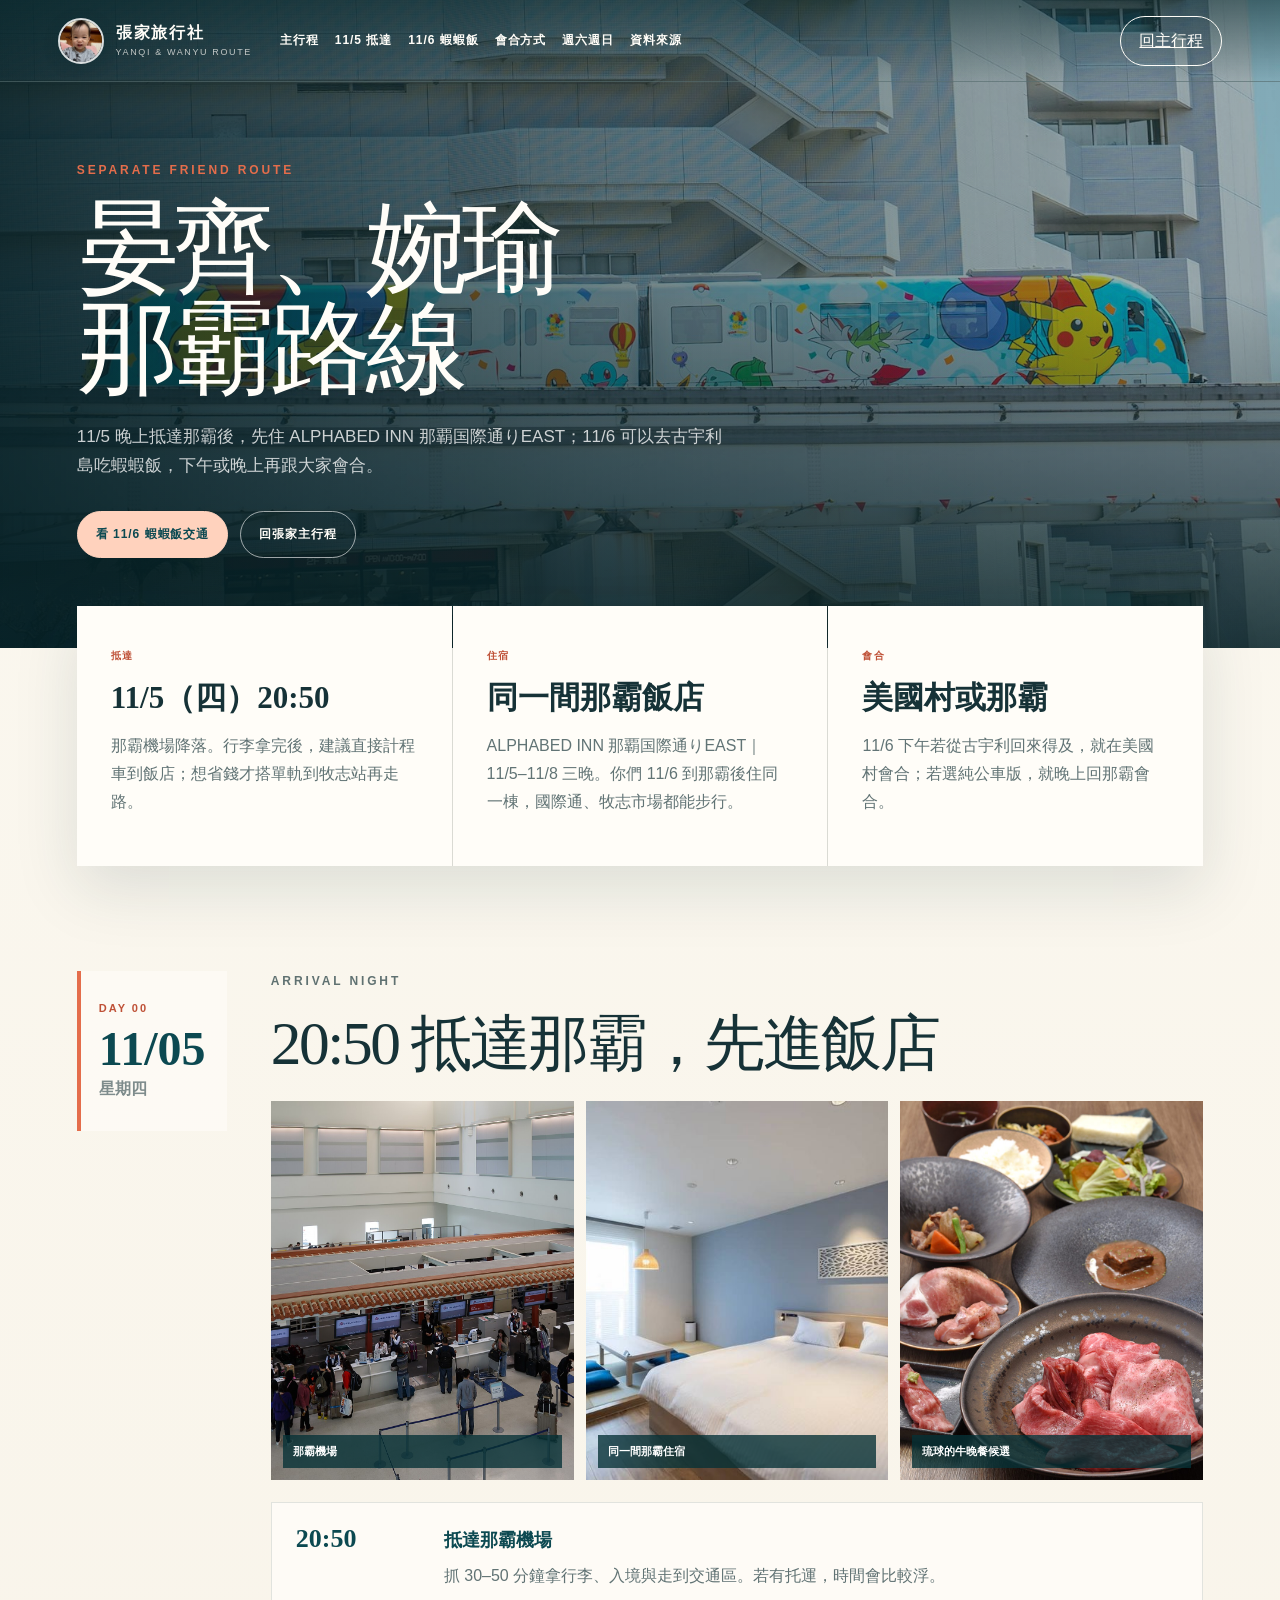
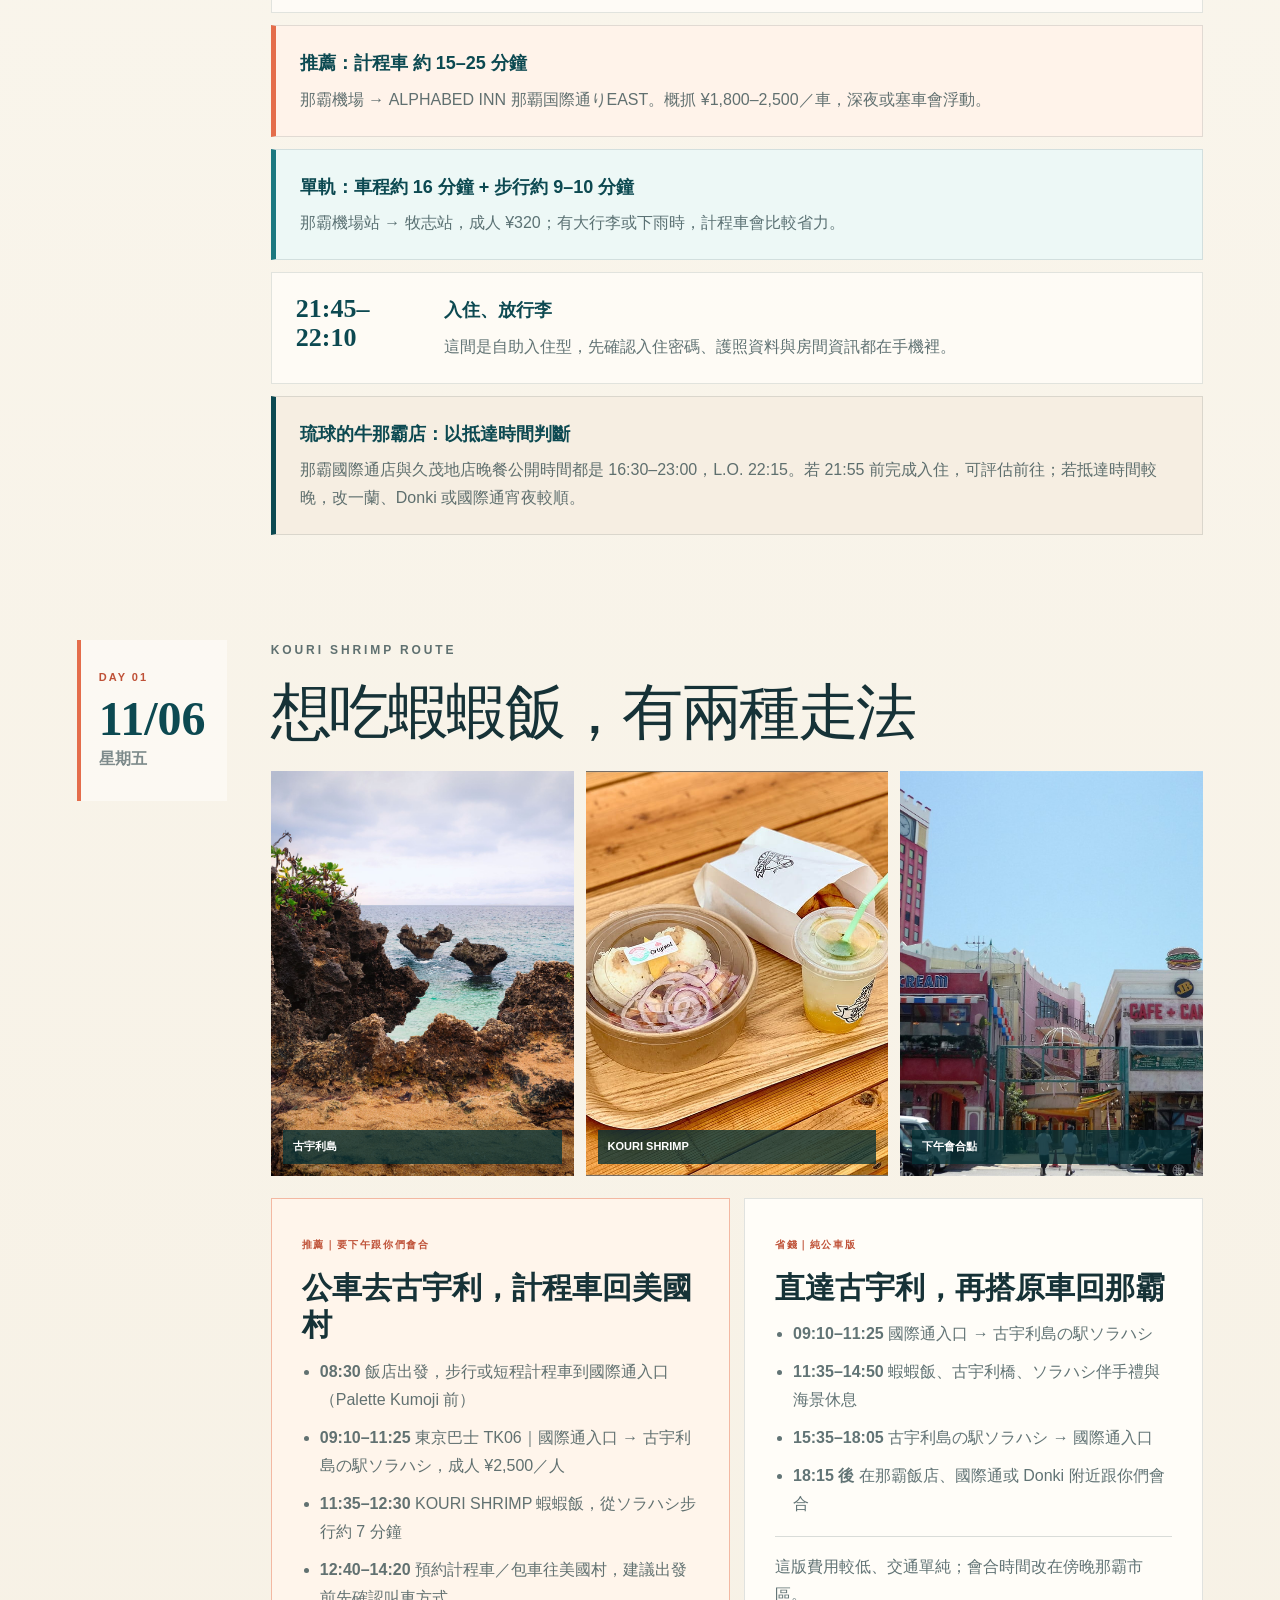
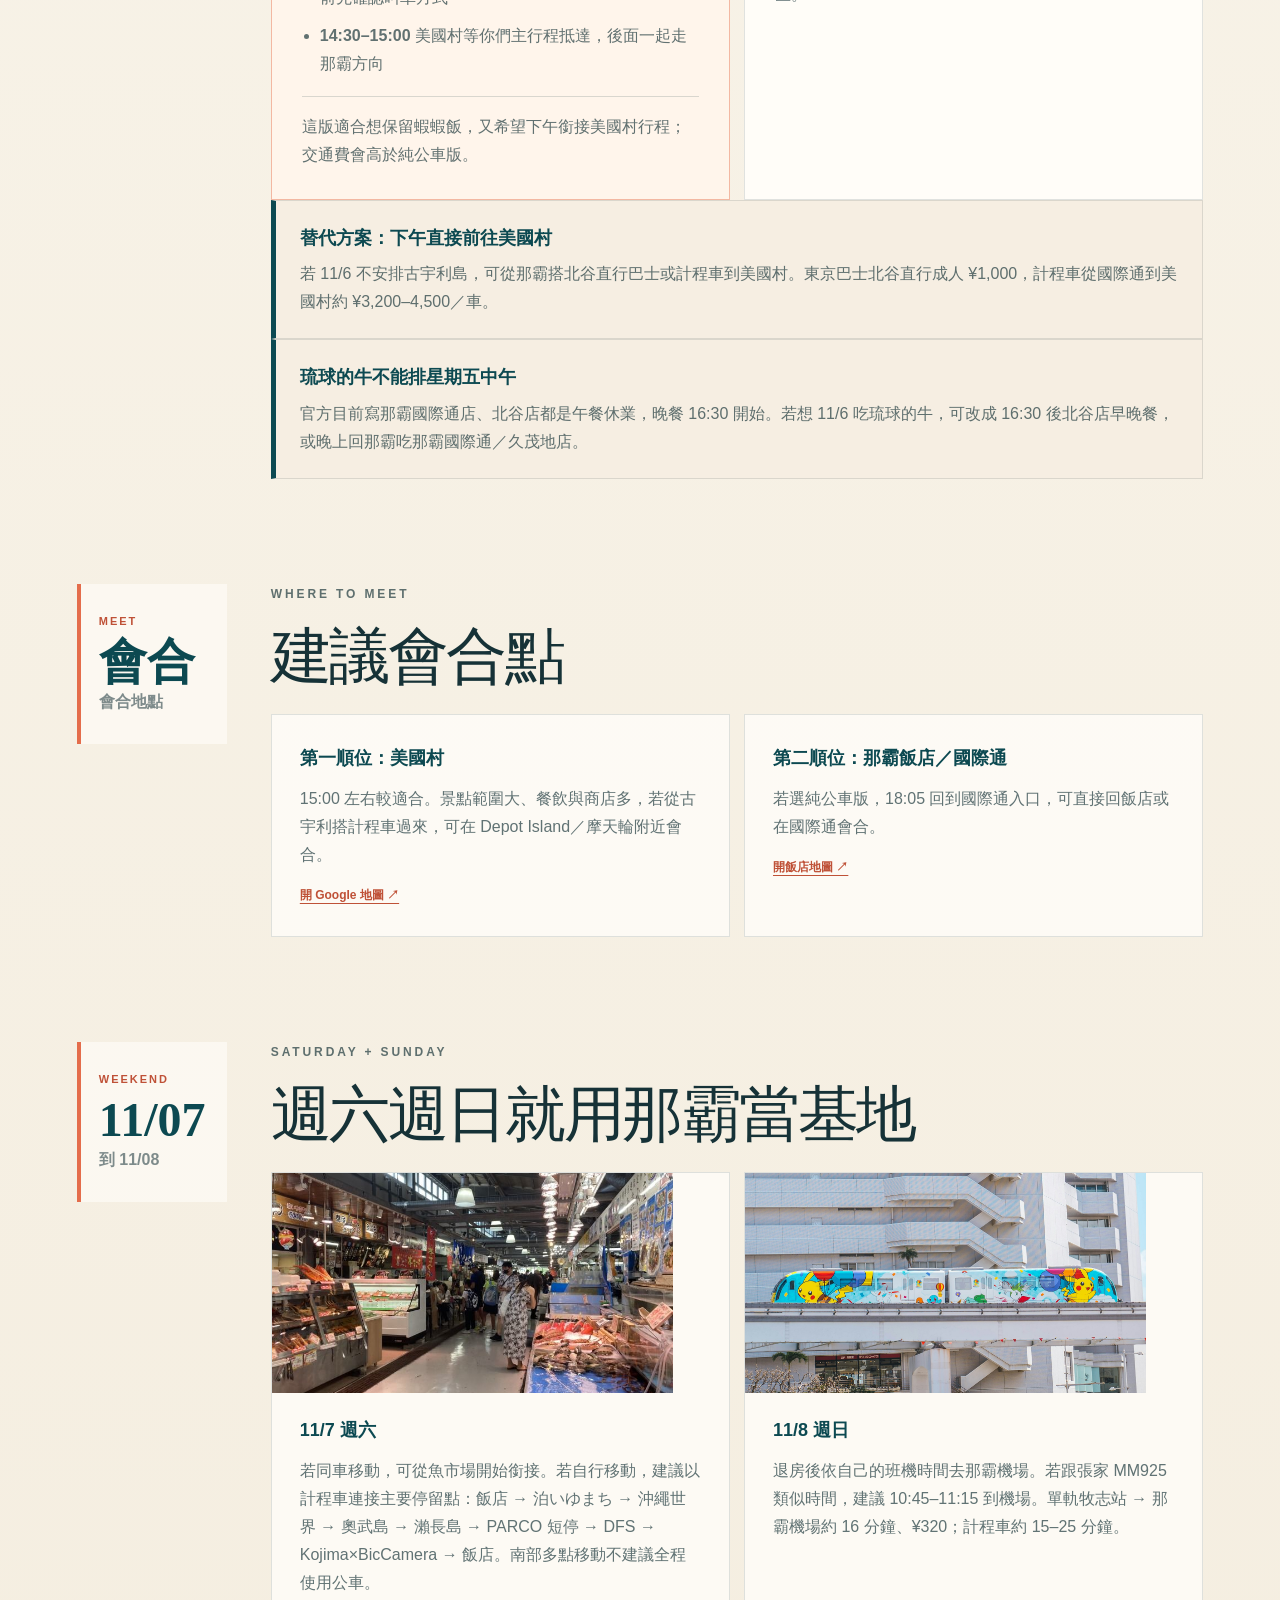
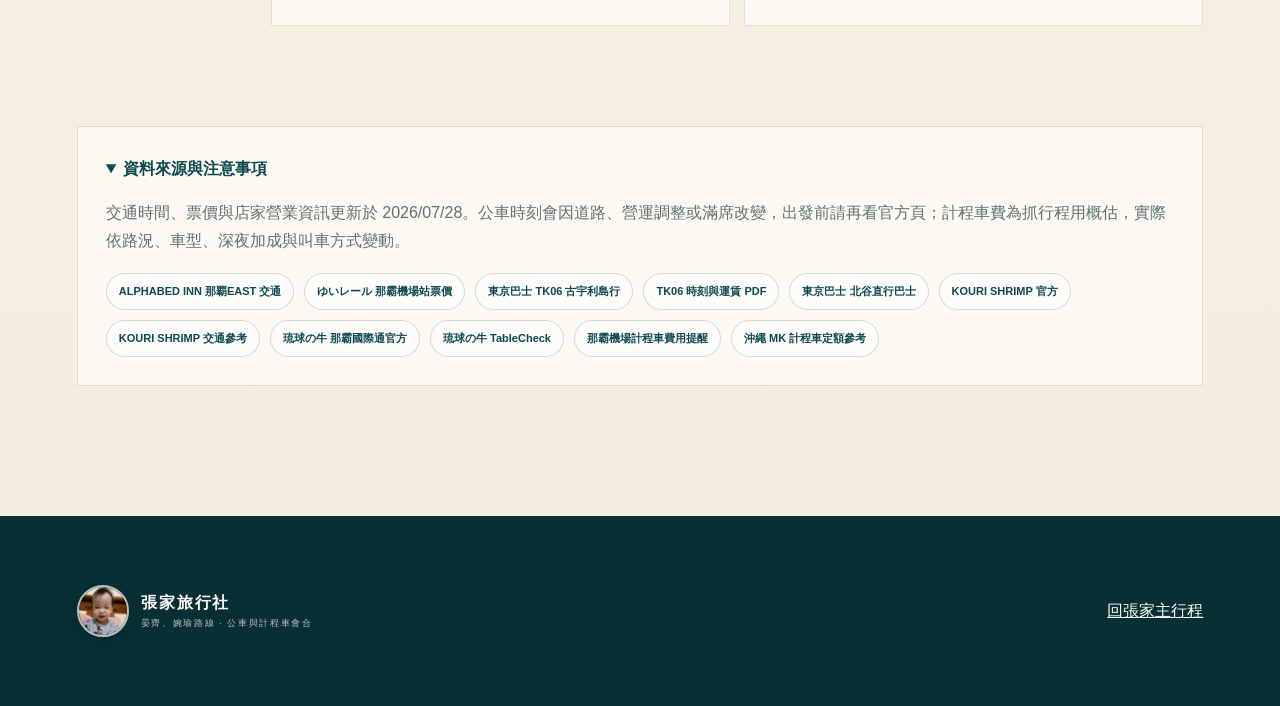
<file: friends.html>
<!doctype html>
<html lang="zh-Hant">
<head>
  <meta charset="utf-8">
  <meta name="viewport" content="width=device-width, initial-scale=1">
  <meta name="description" content="晏齊、婉瑜 2026 沖繩路線：11/5 晚到那霸，住 ALPHABED INN 那覇国際通りEAST，整理公車、單軌與計程車會合路線。">
  <meta name="theme-color" content="#0c4951">
  <title>晏齊、婉瑜沖繩路線｜張家旅行社</title>
  <link rel="stylesheet" href="styles.css?v=20260728-friends-1">
</head>
<body class="friend-page">
  <header class="site-header friend-header">
    <a class="brand" href="index.html#top" aria-label="回到張家旅行社主行程">
      <img class="brand-avatar" src="assets/chang-avatar.jpg?v=20260612-2" alt="張家旅行社大頭貼">
      <span>
        <strong>張家旅行社</strong>
        <small>YANQI & WANYU ROUTE</small>
      </span>
    </a>
    <nav id="desktopNav" aria-label="朋友路線導覽">
      <a href="index.html#itinerary">主行程</a>
      <a href="#arrival">11/5 抵達</a>
      <a href="#kouri">11/6 蝦蝦飯</a>
      <a href="#join">會合方式</a>
      <a href="#sat-sun">週六週日</a>
      <a href="#friend-sources">資料來源</a>
    </nav>
    <a class="print-button" href="index.html#itinerary">回主行程</a>
    <button class="menu-button" id="menuButton" type="button" aria-expanded="false" aria-controls="mobileNav">
      <span></span><span></span><span></span><b>選單</b>
    </button>
  </header>

  <div class="mobile-nav-backdrop" id="mobileNavBackdrop" hidden></div>
  <nav class="mobile-nav" id="mobileNav" aria-label="朋友路線手機導覽" aria-hidden="true">
    <div class="mobile-nav-head">
      <span>晏齊、婉瑜路線</span>
      <button id="closeMenuButton" type="button" aria-label="關閉選單">×</button>
    </div>
    <p class="mobile-nav-section-title">他們看這頁</p>
    <a href="#arrival"><b>01</b><span>11/5 抵達那霸<small>機場到飯店、晚餐時間判斷</small></span></a>
    <a href="#kouri"><b>02</b><span>11/6 蝦蝦飯路線<small>公車省錢版與計程車會合版</small></span></a>
    <a href="#join"><b>03</b><span>跟主行程會合<small>美國村或那霸國際通</small></span></a>
    <a href="#sat-sun"><b>04</b><span>週六週日<small>那霸同行或自行移動</small></span></a>
    <a href="index.html#itinerary"><b>主</b><span>回張家主行程<small>你們原本的自駕路線</small></span></a>
  </nav>

  <nav class="mobile-quick-nav friend-quick-nav" aria-label="朋友路線快捷導覽">
    <a href="#arrival"><span>5</span>抵達</a>
    <a href="#kouri"><span>蝦</span>蝦飯</a>
    <a href="#join"><span>合</span>會合</a>
    <a href="#sat-sun"><span>日</span>週末</a>
    <button id="quickMenuButton" type="button"><span>☰</span>更多</button>
  </nav>

  <main id="top">
    <section class="friend-hero">
      <img src="assets/naha-monorail.jpg" alt="那霸單軌電車與市區交通">
      <div class="friend-hero-shade"></div>
      <div class="section-wrap friend-hero-content">
        <p class="section-kicker">SEPARATE FRIEND ROUTE</p>
        <h1>晏齊、婉瑜<br>那霸路線</h1>
        <p>11/5 晚上抵達那霸後，先住 ALPHABED INN 那覇国際通りEAST；11/6 可以去古宇利島吃蝦蝦飯，下午或晚上再跟大家會合。</p>
        <div class="friend-hero-actions">
          <a href="#kouri">看 11/6 蝦蝦飯交通</a>
          <a href="index.html#itinerary">回張家主行程</a>
        </div>
      </div>
    </section>

    <section class="friend-overview section-wrap">
      <article>
        <span>抵達</span>
        <h2>11/5（四）20:50</h2>
        <p>那霸機場降落。行李拿完後，建議直接計程車到飯店；想省錢才搭單軌到牧志站再走路。</p>
      </article>
      <article>
        <span>住宿</span>
        <h2>同一間那霸飯店</h2>
        <p>ALPHABED INN 那覇国際通りEAST｜11/5–11/8 三晚。你們 11/6 到那霸後住同一棟，國際通、牧志市場都能步行。</p>
      </article>
      <article>
        <span>會合</span>
        <h2>美國村或那霸</h2>
        <p>11/6 下午若從古宇利回來得及，就在美國村會合；若選純公車版，就晚上回那霸會合。</p>
      </article>
    </section>

    <section class="friend-day section-wrap" id="arrival">
      <div class="friend-day-side">
        <small>DAY 00</small>
        <b>11/05</b>
        <span>星期四</span>
      </div>
      <div class="friend-day-body">
        <p class="section-kicker">ARRIVAL NIGHT</p>
        <h2>20:50 抵達那霸，先進飯店</h2>
        <div class="friend-photo-row">
          <figure><img src="assets/naha-airport.jpg" alt="那霸機場"><figcaption>那霸機場</figcaption></figure>
          <figure><img src="assets/alphabed-inn-east-room.jpg?v=20260618-room-1" alt="ALPHABED INN 那霸房間"><figcaption>同一間那霸住宿</figcaption></figure>
          <figure><img src="assets/ryukyu-beef.jpg" alt="琉球的牛燒肉"><figcaption>琉球的牛晚餐候選</figcaption></figure>
        </div>
        <div class="friend-route-list">
          <div class="friend-step"><time>20:50</time><div><b>抵達那霸機場</b><p>抓 30–50 分鐘拿行李、入境與走到交通區。若有托運，時間會比較浮。</p></div></div>
          <div class="friend-move"><b>推薦：計程車 約 15–25 分鐘</b><p>那霸機場 → ALPHABED INN 那覇国際通りEAST。概抓 ¥1,800–2,500／車，深夜或塞車會浮動。</p></div>
          <div class="friend-move is-soft"><b>單軌：車程約 16 分鐘 + 步行約 9–10 分鐘</b><p>那霸機場站 → 牧志站，成人 ¥320；有大行李或下雨時，計程車會比較省力。</p></div>
          <div class="friend-step"><time>21:45–22:10</time><div><b>入住、放行李</b><p>這間是自助入住型，先確認入住密碼、護照資料與房間資訊都在手機裡。</p></div></div>
          <div class="friend-alert"><b>琉球的牛那霸店：以抵達時間判斷</b><p>那霸國際通店與久茂地店晚餐公開時間都是 16:30–23:00，L.O. 22:15。若 21:55 前完成入住，可評估前往；若抵達時間較晚，改一蘭、Donki 或國際通宵夜較順。</p></div>
        </div>
      </div>
    </section>

    <section class="friend-day section-wrap" id="kouri">
      <div class="friend-day-side">
        <small>DAY 01</small>
        <b>11/06</b>
        <span>星期五</span>
      </div>
      <div class="friend-day-body">
        <p class="section-kicker">KOURI SHRIMP ROUTE</p>
        <h2>想吃蝦蝦飯，有兩種走法</h2>
        <div class="friend-photo-row">
          <figure><img src="assets/kouri-heart.jpg" alt="古宇利島海景"><figcaption>古宇利島</figcaption></figure>
          <figure><img src="assets/kouri-shrimp.jpg" alt="KOURI SHRIMP 蝦蝦飯"><figcaption>KOURI SHRIMP</figcaption></figure>
          <figure><img src="assets/american-village.jpg" alt="美國村"><figcaption>下午會合點</figcaption></figure>
        </div>

        <div class="friend-option-grid">
          <article class="friend-option-card is-recommended">
            <span>推薦｜要下午跟你們會合</span>
            <h3>公車去古宇利，計程車回美國村</h3>
            <ul>
              <li><b>08:30</b> 飯店出發，步行或短程計程車到國際通入口（Palette Kumoji 前）</li>
              <li><b>09:10–11:25</b> 東京巴士 TK06｜國際通入口 → 古宇利島の駅ソラハシ，成人 ¥2,500／人</li>
              <li><b>11:35–12:30</b> KOURI SHRIMP 蝦蝦飯，從ソラハシ步行約 7 分鐘</li>
              <li><b>12:40–14:20</b> 預約計程車／包車往美國村，建議出發前先確認叫車方式</li>
              <li><b>14:30–15:00</b> 美國村等你們主行程抵達，後面一起走那霸方向</li>
            </ul>
            <p>這版適合想保留蝦蝦飯，又希望下午銜接美國村行程；交通費會高於純公車版。</p>
          </article>

          <article class="friend-option-card">
            <span>省錢｜純公車版</span>
            <h3>直達古宇利，再搭原車回那霸</h3>
            <ul>
              <li><b>09:10–11:25</b> 國際通入口 → 古宇利島の駅ソラハシ</li>
              <li><b>11:35–14:50</b> 蝦蝦飯、古宇利橋、ソラハシ伴手禮與海景休息</li>
              <li><b>15:35–18:05</b> 古宇利島の駅ソラハシ → 國際通入口</li>
              <li><b>18:15 後</b> 在那霸飯店、國際通或 Donki 附近跟你們會合</li>
            </ul>
            <p>這版費用較低、交通單純；會合時間改在傍晚那霸市區。</p>
          </article>
        </div>

        <div class="friend-alert">
          <b>替代方案：下午直接前往美國村</b>
          <p>若 11/6 不安排古宇利島，可從那霸搭北谷直行巴士或計程車到美國村。東京巴士北谷直行成人 ¥1,000，計程車從國際通到美國村約 ¥3,200–4,500／車。</p>
        </div>
        <div class="friend-alert">
          <b>琉球的牛不能排星期五中午</b>
          <p>官方目前寫那霸國際通店、北谷店都是午餐休業，晚餐 16:30 開始。若想 11/6 吃琉球的牛，可改成 16:30 後北谷店早晚餐，或晚上回那霸吃那霸國際通／久茂地店。</p>
        </div>
      </div>
    </section>

    <section class="friend-day section-wrap" id="join">
      <div class="friend-day-side">
        <small>MEET</small>
        <b>會合</b>
        <span>會合地點</span>
      </div>
      <div class="friend-day-body">
        <p class="section-kicker">WHERE TO MEET</p>
        <h2>建議會合點</h2>
        <div class="friend-join-grid">
          <article>
            <h3>第一順位：美國村</h3>
            <p>15:00 左右較適合。景點範圍大、餐飲與商店多，若從古宇利搭計程車過來，可在 Depot Island／摩天輪附近會合。</p>
            <a href="https://www.google.com/maps/search/?api=1&query=American%20Village%20Okinawa" target="_blank" rel="noreferrer">開 Google 地圖 ↗</a>
          </article>
          <article>
            <h3>第二順位：那霸飯店／國際通</h3>
            <p>若選純公車版，18:05 回到國際通入口，可直接回飯店或在國際通會合。</p>
            <a href="https://www.google.com/maps/search/?api=1&query=ALPHABED%20INN%20%E9%82%A3%E8%A6%87%E5%9B%BD%E9%9A%9B%E9%80%9A%E3%82%8AEAST" target="_blank" rel="noreferrer">開飯店地圖 ↗</a>
          </article>
        </div>
      </div>
    </section>

    <section class="friend-day section-wrap" id="sat-sun">
      <div class="friend-day-side">
        <small>WEEKEND</small>
        <b>11/07</b>
        <span>到 11/08</span>
      </div>
      <div class="friend-day-body">
        <p class="section-kicker">SATURDAY + SUNDAY</p>
        <h2>週六週日就用那霸當基地</h2>
        <div class="friend-weekend-grid">
          <article>
            <img src="assets/market-fish-2.jpg" alt="泊いゆまち魚市場">
            <h3>11/7 週六</h3>
            <p>若同車移動，可從魚市場開始銜接。若自行移動，建議以計程車連接主要停留點：飯店 → 泊いゆまち → 沖繩世界 → 奧武島 → 瀨長島 → PARCO 短停 → DFS → Kojima×BicCamera → 飯店。南部多點移動不建議全程使用公車。</p>
          </article>
          <article>
            <img src="assets/naha-monorail.jpg" alt="那霸單軌">
            <h3>11/8 週日</h3>
            <p>退房後依自己的班機時間去那霸機場。若跟張家 MM925 類似時間，建議 10:45–11:15 到機場。單軌牧志站 → 那霸機場約 16 分鐘、¥320；計程車約 15–25 分鐘。</p>
          </article>
        </div>
      </div>
    </section>

    <section class="friend-sources section-wrap" id="friend-sources">
      <details open>
        <summary>資料來源與注意事項</summary>
        <p>交通時間、票價與店家營業資訊更新於 2026/07/28。公車時刻會因道路、營運調整或滿席改變，出發前請再看官方頁；計程車費為抓行程用概估，實際依路況、車型、深夜加成與叫車方式變動。</p>
        <div>
          <a href="https://alphabed-inn.jp/naha-east/access" target="_blank" rel="noreferrer">ALPHABED INN 那覇EAST 交通</a>
          <a href="https://www.yui-rail.co.jp/tc/routemap/nahakuko/?t=fare" target="_blank" rel="noreferrer">ゆいレール 那霸機場站票價</a>
          <a href="https://www.tokyobus.jp/okinawa/one-city-bus05/" target="_blank" rel="noreferrer">東京巴士 TK06 古宇利島行</a>
          <a href="https://www.tokyobus.jp/okinawa/wp-content/themes/tokyobus-okinawa/pdf/tk06-timetable2026.pdf" target="_blank" rel="noreferrer">TK06 時刻與運賃 PDF</a>
          <a href="https://www.tokyobus.jp/okinawa/one-city-bus04/" target="_blank" rel="noreferrer">東京巴士 北谷直行巴士</a>
          <a href="https://lovesokinawa.co.jp/" target="_blank" rel="noreferrer">KOURI SHRIMP 官方</a>
          <a href="https://www.gltjp.com/en/directory/item/14833/" target="_blank" rel="noreferrer">KOURI SHRIMP 交通參考</a>
          <a href="https://www.u-shi.net/naha.html" target="_blank" rel="noreferrer">琉球の牛 那霸國際通官方</a>
          <a href="https://www.tablecheck.com/ja/shops/yakiniku-naha/reserve" target="_blank" rel="noreferrer">琉球の牛 TableCheck</a>
          <a href="https://www.naha-airport.co.jp/access/taxi/" target="_blank" rel="noreferrer">那霸機場計程車費用提醒</a>
          <a href="https://www.mk-group.co.jp/okinawa/airport/" target="_blank" rel="noreferrer">沖繩 MK 計程車定額參考</a>
        </div>
      </details>
    </section>
  </main>

  <footer>
    <a class="brand" href="index.html#top">
      <img class="brand-avatar footer-avatar" src="assets/chang-avatar.jpg?v=20260612-2" alt="張家旅行社大頭貼">
      <span><strong>張家旅行社</strong><small>晏齊、婉瑜路線 · 公車與計程車會合</small></span>
    </a>
    <a href="index.html#itinerary">回張家主行程</a>
  </footer>

  <script>
    const header = document.querySelector(".site-header");
    const menuButton = document.querySelector("#menuButton");
    const quickMenuButton = document.querySelector("#quickMenuButton");
    const mobileNav = document.querySelector("#mobileNav");
    const mobileNavBackdrop = document.querySelector("#mobileNavBackdrop");
    const closeMenuButton = document.querySelector("#closeMenuButton");

    function setMobileMenu(isOpen) {
      document.body.classList.toggle("menu-open", isOpen);
      mobileNav.classList.toggle("is-open", isOpen);
      mobileNav.setAttribute("aria-hidden", String(!isOpen));
      menuButton.setAttribute("aria-expanded", String(isOpen));
      mobileNavBackdrop.hidden = !isOpen;
    }

    window.addEventListener("scroll", () => {
      header.classList.toggle("scrolled", window.scrollY > 60);
    }, { passive: true });

    [menuButton, quickMenuButton].forEach(button => button?.addEventListener("click", () => setMobileMenu(true)));
    closeMenuButton?.addEventListener("click", () => setMobileMenu(false));
    mobileNavBackdrop?.addEventListener("click", () => setMobileMenu(false));
    mobileNav?.querySelectorAll("a").forEach(link => link.addEventListener("click", () => setMobileMenu(false)));
  </script>
</body>
</html>
</file>
<file: styles.css>
:root {
  --ink: #163237;
  --deep: #0c4951;
  --sea: #1b7880;
  --aqua: #9dd9d2;
  --sand: #f2eadb;
  --paper: #fbf8f0;
  --white: #fffdf8;
  --coral: #e46d4b;
  --coral-dark: #bf5137;
  --line: rgba(22, 50, 55, 0.16);
  --shadow: 0 22px 60px rgba(20, 54, 58, 0.13);
}

* {
  box-sizing: border-box;
}

[hidden] {
  display: none !important;
}

html {
  scroll-behavior: smooth;
  overflow-x: hidden;
}

body {
  margin: 0;
  overflow-x: hidden;
  color: var(--ink);
  background: var(--paper);
  font-family: "Noto Sans TC", "PingFang TC", "Microsoft JhengHei", sans-serif;
  line-height: 1.75;
}

img {
  display: block;
  max-width: 100%;
}

button,
a {
  font: inherit;
}

a {
  color: inherit;
}

.site-header {
  position: fixed;
  z-index: 20;
  top: 0;
  left: 0;
  width: 100%;
  height: 82px;
  display: flex;
  align-items: center;
  justify-content: space-between;
  gap: 28px;
  padding: 0 4.5vw;
  color: var(--white);
  border-bottom: 1px solid rgba(255,255,255,0.2);
  background: linear-gradient(to bottom, rgba(8, 40, 44, 0.55), transparent);
  transition: background .25s, height .25s, box-shadow .25s;
}

.site-header.scrolled {
  height: 68px;
  color: var(--ink);
  background: rgba(251, 248, 240, 0.96);
  box-shadow: 0 8px 30px rgba(9, 44, 48, .1);
  backdrop-filter: blur(12px);
}

.brand {
  display: inline-flex;
  align-items: center;
  gap: 12px;
  text-decoration: none;
  line-height: 1.15;
}

.brand-mark {
  width: 42px;
  height: 42px;
  display: grid;
  place-items: center;
  color: var(--white);
  background: var(--coral);
  border-radius: 50%;
  font-family: Georgia, serif;
  font-size: 20px;
  font-weight: 700;
}

.brand-avatar {
  width: 46px;
  height: 46px;
  flex: 0 0 46px;
  object-fit: cover;
  object-position: center 30%;
  border: 2px solid rgba(255,255,255,.84);
  border-radius: 50%;
  box-shadow: 0 4px 15px rgba(5, 35, 39, .24);
}

.footer-avatar {
  width: 52px;
  height: 52px;
  flex-basis: 52px;
  border-color: rgba(255,255,255,.7);
}

.site-header.scrolled .brand-avatar {
  border-color: rgba(12, 73, 81, .18);
}

.brand strong,
.brand small {
  display: block;
}

.brand strong {
  letter-spacing: .12em;
}

.brand small {
  margin-top: 5px;
  font-size: 9px;
  letter-spacing: .18em;
  opacity: .72;
}

.site-header nav {
  display: flex;
  align-items: center;
  flex: 1 1 auto;
  gap: 16px;
  min-width: 0;
  margin-left: auto;
  overflow-x: auto;
  scrollbar-width: none;
  white-space: nowrap;
}

.site-header nav::-webkit-scrollbar {
  display: none;
}

.site-header nav a {
  flex: 0 0 auto;
  font-size: 12px;
  font-weight: 700;
  text-decoration: none;
  letter-spacing: .08em;
}

.print-button {
  padding: 10px 18px;
  color: inherit;
  border: 1px solid currentColor;
  border-radius: 999px;
  background: transparent;
  cursor: pointer;
}

.menu-button,
.mobile-nav,
.mobile-nav-backdrop,
.mobile-quick-nav,
.mobile-home-actions {
  display: none;
}

.menu-button {
  width: 52px;
  height: 52px;
  align-items: center;
  justify-content: center;
  flex-direction: column;
  gap: 4px;
  padding: 6px;
  color: inherit;
  border: 1px solid currentColor;
  border-radius: 50%;
  background: transparent;
}

.menu-button span {
  width: 19px;
  height: 1px;
  background: currentColor;
}

.menu-button b {
  margin-top: 1px;
  font-size: 8px;
  letter-spacing: .08em;
}

.hero {
  position: relative;
  min-height: 780px;
  height: 100vh;
  overflow: hidden;
  color: var(--white);
  background: var(--deep);
}

.hero > img {
  width: 100%;
  height: 100%;
  object-fit: cover;
  object-position: center center;
  animation: heroZoom 18s ease-out both;
}

@keyframes heroZoom {
  from { transform: scale(1.04); }
  to { transform: scale(1.13); }
}

.hero-shade {
  position: absolute;
  inset: 0;
  background:
    linear-gradient(90deg, rgba(20, 20, 18, .76) 0%, rgba(18, 27, 27, .35) 47%, rgba(18, 27, 27, .05) 78%),
    linear-gradient(0deg, rgba(9, 31, 33, .55) 0%, transparent 44%);
}

.hero-content {
  position: absolute;
  z-index: 2;
  top: 50%;
  left: 9vw;
  width: min(700px, 82vw);
  transform: translateY(-48%);
}

.eyebrow,
.section-kicker {
  margin: 0 0 18px;
  color: var(--coral);
  font-size: 12px;
  font-weight: 800;
  letter-spacing: .24em;
}

.hero .eyebrow {
  color: #ffd4bd;
}

.hero h1 {
  margin: 0;
  font-family: Georgia, "Noto Serif TC", serif;
  font-size: clamp(70px, 10vw, 150px);
  font-weight: 400;
  line-height: .83;
  letter-spacing: -.06em;
}

.hero h1 em {
  color: #fff1db;
  font-style: normal;
  font-size: .65em;
  letter-spacing: .04em;
}

.hero-lead {
  max-width: 520px;
  margin: 34px 0 30px;
  font-family: "Noto Serif TC", Georgia, serif;
  font-size: 18px;
  letter-spacing: .08em;
}

.flight-card {
  width: min(540px, 100%);
  display: grid;
  grid-template-columns: 1fr 80px 1fr;
  align-items: center;
  padding: 18px 22px;
  border: 1px solid rgba(255,255,255,.35);
  border-radius: 8px;
  background: rgba(6, 49, 54, .42);
  backdrop-filter: blur(10px);
}

.airport-note {
  margin: 12px 0 0;
  color: rgba(255,255,255,.68);
  font-size: 9px;
  font-weight: 700;
  letter-spacing: .18em;
}

.flight-card > div:last-child {
  text-align: right;
}

.flight-card span,
.flight-card strong {
  display: block;
}

.flight-card span {
  font-size: 11px;
  letter-spacing: .16em;
  opacity: .76;
}

.flight-card strong {
  margin-top: 5px;
  font-family: Georgia, serif;
  font-size: 19px;
  letter-spacing: .08em;
}

.flight-card strong b {
  margin-left: 8px;
  color: #ffcfb0;
  font-size: 27px;
  font-weight: 400;
}

.flight-line {
  position: relative;
  height: 1px;
  background: rgba(255,255,255,.48);
}

.flight-line .plane {
  position: absolute;
  top: 50%;
  left: 50%;
  width: 25px;
  height: 25px;
  display: grid;
  place-items: center;
  color: #ffcfb0;
  border: 1px solid rgba(255,255,255,.5);
  border-radius: 50%;
  background: #1e6570;
  transform: translate(-50%, -50%);
}

.hero-meta {
  position: absolute;
  z-index: 2;
  right: 4.5vw;
  bottom: 34px;
  display: flex;
  gap: 28px;
  font-size: 10px;
  font-weight: 700;
  letter-spacing: .2em;
}

.section-wrap {
  width: min(1180px, 88vw);
  margin: 0 auto;
}

.friend-page {
  background: linear-gradient(180deg, #fbf8f0 0%, #f4eddf 100%);
}

.friend-page .site-header {
  color: var(--white);
}

.friend-page .site-header.scrolled {
  color: var(--ink);
}

.friend-hero {
  position: relative;
  min-height: 600px;
  display: grid;
  align-items: end;
  overflow: hidden;
  padding: 160px 0 90px;
  color: var(--white);
  background: var(--deep);
}

.friend-hero > img {
  position: absolute;
  inset: 0;
  width: 100%;
  height: 100%;
  object-fit: cover;
  object-position: center center;
  opacity: .82;
}

.friend-hero-shade {
  position: absolute;
  inset: 0;
  background:
    linear-gradient(90deg, rgba(5, 31, 36, .88), rgba(5, 31, 36, .48) 46%, rgba(5, 31, 36, .18)),
    linear-gradient(0deg, rgba(5, 31, 36, .78), rgba(5, 31, 36, 0) 55%);
}

.friend-hero-content {
  position: relative;
  z-index: 1;
  max-width: 760px;
  margin-left: 6vw;
}

.friend-hero h1 {
  margin: 12px 0 22px;
  font-family: Georgia, "Noto Serif TC", serif;
  font-size: clamp(56px, 8vw, 104px);
  font-weight: 400;
  line-height: .98;
  letter-spacing: -.055em;
}

.friend-hero p:not(.section-kicker) {
  max-width: 660px;
  margin: 0;
  color: rgba(255,255,255,.78);
  font-size: 17px;
}

.friend-hero-actions {
  display: flex;
  flex-wrap: wrap;
  gap: 12px;
  margin-top: 30px;
}

.friend-hero-actions a {
  padding: 12px 18px;
  border: 1px solid rgba(255,255,255,.6);
  border-radius: 999px;
  color: var(--white);
  text-decoration: none;
  font-size: 12px;
  font-weight: 900;
  letter-spacing: .08em;
}

.friend-hero-actions a:first-child {
  color: var(--deep);
  border-color: #ffd2bd;
  background: #ffd2bd;
}

.friend-overview {
  position: relative;
  z-index: 2;
  display: grid;
  grid-template-columns: repeat(3, 1fr);
  gap: 1px;
  margin-top: -42px;
  background: rgba(22,50,55,.14);
  box-shadow: var(--shadow);
}

.friend-overview article {
  min-height: 230px;
  padding: 34px;
  background: var(--white);
}

.friend-overview span,
.friend-option-card > span {
  color: var(--coral-dark);
  font-size: 10px;
  font-weight: 900;
  letter-spacing: .16em;
}

.friend-overview h2 {
  margin: 12px 0 10px;
  font-family: Georgia, "Noto Serif TC", serif;
  font-size: 31px;
  line-height: 1.15;
}

.friend-overview p,
.friend-day p,
.friend-option-card li,
.friend-sources p {
  color: rgba(22,50,55,.68);
}

.friend-day {
  display: grid;
  grid-template-columns: 150px 1fr;
  gap: 44px;
  padding-top: 105px;
}

.friend-day-side {
  position: sticky;
  top: 104px;
  align-self: start;
  padding: 28px 18px;
  color: var(--deep);
  border-left: 4px solid var(--coral);
  background: rgba(255,253,248,.68);
}

.friend-day-side small,
.friend-day-side b,
.friend-day-side span {
  display: block;
}

.friend-day-side small {
  color: var(--coral-dark);
  font-size: 11px;
  font-weight: 900;
  letter-spacing: .18em;
}

.friend-day-side b {
  margin: 7px 0 2px;
  font-family: Georgia, serif;
  font-size: 48px;
  line-height: 1;
}

.friend-day-side span {
  color: rgba(22,50,55,.55);
  font-weight: 700;
}

.friend-day-body {
  min-width: 0;
}

.friend-day-body h2 {
  margin: 0 0 24px;
  font-family: Georgia, "Noto Serif TC", serif;
  font-size: clamp(36px, 4.8vw, 64px);
  font-weight: 400;
  line-height: 1.1;
  letter-spacing: -.04em;
}

.friend-photo-row {
  display: grid;
  grid-template-columns: repeat(3, 1fr);
  gap: 12px;
  margin-bottom: 22px;
}

.friend-photo-row figure {
  position: relative;
  min-height: 210px;
  margin: 0;
  overflow: hidden;
  background: var(--deep);
}

.friend-photo-row img {
  width: 100%;
  height: 100%;
  object-fit: cover;
}

.friend-photo-row figcaption {
  position: absolute;
  right: 12px;
  bottom: 12px;
  left: 12px;
  padding: 7px 10px;
  color: white;
  background: rgba(6, 49, 54, .78);
  font-size: 11px;
  font-weight: 900;
}

.friend-route-list {
  display: grid;
  gap: 12px;
}

.friend-step,
.friend-move,
.friend-alert {
  padding: 22px 24px;
  border: 1px solid rgba(22,50,55,.12);
  background: rgba(255,253,248,.84);
}

.friend-step {
  display: grid;
  grid-template-columns: 128px 1fr;
  gap: 20px;
}

.friend-step time {
  color: var(--deep);
  font-family: Georgia, serif;
  font-size: 26px;
  font-weight: 700;
  line-height: 1.1;
}

.friend-step b,
.friend-move b,
.friend-alert b,
.friend-join-grid h3,
.friend-weekend-grid h3 {
  color: var(--deep);
  font-size: 18px;
}

.friend-step p,
.friend-move p,
.friend-alert p {
  margin: 6px 0 0;
}

.friend-move {
  border-left: 5px solid var(--coral);
  background: #fff3ea;
}

.friend-move.is-soft {
  border-left-color: var(--sea);
  background: #edf8f6;
}

.friend-alert {
  border-left: 5px solid var(--deep);
  background: #f6eee2;
}

.friend-option-grid {
  display: grid;
  grid-template-columns: 1fr 1fr;
  gap: 14px;
  margin-top: 20px;
}

.friend-option-card {
  padding: 30px;
  border: 1px solid rgba(22,50,55,.13);
  background: var(--white);
}

.friend-option-card.is-recommended {
  border-color: rgba(228,109,75,.45);
  background: #fff5eb;
}

.friend-option-card h3 {
  margin: 12px 0 14px;
  font-family: Georgia, "Noto Serif TC", serif;
  font-size: 30px;
  line-height: 1.25;
}

.friend-option-card ul {
  padding-left: 18px;
  margin: 0;
}

.friend-option-card li + li {
  margin-top: 10px;
}

.friend-option-card p {
  margin: 18px 0 0;
  padding-top: 16px;
  border-top: 1px solid var(--line);
}

.friend-join-grid,
.friend-weekend-grid {
  display: grid;
  grid-template-columns: repeat(2, 1fr);
  gap: 14px;
}

.friend-join-grid article,
.friend-weekend-grid article {
  padding: 28px;
  border: 1px solid rgba(22,50,55,.13);
  background: rgba(255,253,248,.84);
}

.friend-join-grid h3,
.friend-weekend-grid h3 {
  margin: 0 0 10px;
}

.friend-join-grid p,
.friend-weekend-grid p {
  margin: 0;
}

.friend-join-grid a {
  display: inline-block;
  margin-top: 16px;
  color: var(--coral-dark);
  font-size: 12px;
  font-weight: 900;
  text-underline-offset: 4px;
}

.friend-weekend-grid img {
  width: 100%;
  height: 220px;
  max-width: calc(100% + 56px);
  margin: -28px -28px 22px;
  object-fit: cover;
}

.friend-sources {
  padding: 100px 0 130px;
}

.friend-sources details {
  padding: 28px;
  border: 1px solid rgba(22,50,55,.14);
  background: rgba(255,253,248,.76);
}

.friend-sources summary {
  cursor: pointer;
  color: var(--deep);
  font-weight: 900;
}

.friend-sources div {
  display: flex;
  flex-wrap: wrap;
  gap: 10px;
  margin-top: 18px;
}

.friend-sources a {
  padding: 8px 12px;
  color: var(--deep);
  border: 1px solid rgba(12,73,81,.18);
  border-radius: 999px;
  background: rgba(255,255,255,.52);
  font-size: 11px;
  font-weight: 900;
  text-decoration: none;
}

.intro {
  display: grid;
  grid-template-columns: .9fr 1.1fr;
  gap: 10vw;
  padding-top: 130px;
  padding-bottom: 120px;
}

.intro h2,
.section-heading h2,
.festival-banner h2,
.route-summary h2,
.booking h2 {
  margin: 0;
  font-family: Georgia, "Noto Serif TC", serif;
  font-size: clamp(44px, 5.2vw, 74px);
  font-weight: 400;
  line-height: 1.15;
  letter-spacing: -.04em;
}

.intro-copy {
  padding-top: 34px;
  font-family: "Noto Serif TC", Georgia, serif;
  font-size: 18px;
}

.intro-copy > p {
  margin: 0;
}

.weather-note {
  display: grid;
  grid-template-columns: 100px 1fr;
  gap: 22px;
  margin-top: 38px;
  padding-top: 26px;
  border-top: 1px solid var(--line);
  font-family: "Noto Sans TC", sans-serif;
  font-size: 14px;
}

.weather-note strong {
  color: var(--coral-dark);
}

.island-mood {
  width: min(1380px, 94vw);
  min-height: 760px;
  display: grid;
  grid-template-columns: 1.05fr .95fr 1fr;
  grid-template-rows: 390px 300px;
  gap: 14px;
  margin: 0 auto 130px;
}

.island-mood figure {
  position: relative;
  min-width: 0;
  margin: 0;
  overflow: hidden;
  background: var(--deep);
}

.island-mood figure::after {
  position: absolute;
  inset: 0;
  content: "";
  background: linear-gradient(to top, rgba(4, 37, 41, .72), transparent 58%);
}

.island-mood img {
  width: 100%;
  height: 100%;
  object-fit: cover;
  transition: transform .8s ease;
}

.island-mood figure:hover img {
  transform: scale(1.045);
}

.island-mood figcaption {
  position: absolute;
  z-index: 1;
  left: 28px;
  bottom: 24px;
  color: var(--white);
  font-family: "Noto Serif TC", Georgia, serif;
  font-size: 19px;
  letter-spacing: .04em;
}

.island-mood figcaption span {
  display: block;
  margin-bottom: 4px;
  color: #ffc4a4;
  font-family: "Noto Sans TC", sans-serif;
  font-size: 9px;
  font-weight: 800;
  letter-spacing: .22em;
}

.mood-tall {
  grid-row: 1 / 3;
}

.mood-wide {
  grid-column: 2 / 4;
}

.mood-quote {
  display: flex;
  flex-direction: column;
  justify-content: center;
  padding: 42px;
  color: var(--white);
  background: var(--deep);
}

.mood-quote blockquote {
  margin: 0;
  font-family: "Noto Serif TC", Georgia, serif;
  font-size: clamp(20px, 2vw, 29px);
  line-height: 1.8;
}

.mood-night img {
  object-position: center 65%;
}

.social-picks {
  padding-bottom: 130px;
}

.social-heading h2 {
  font-family: Georgia, "Noto Serif TC", serif;
  font-size: clamp(44px, 5.2vw, 74px);
  font-weight: 400;
  line-height: 1.15;
  letter-spacing: -.04em;
}

.social-grid {
  display: grid;
  grid-template-columns: repeat(12, 1fr);
  grid-auto-rows: 260px;
  gap: 18px;
}

.pick-card {
  position: relative;
  grid-column: span 4;
  overflow: hidden;
  color: var(--white);
  background: var(--deep);
  box-shadow: 0 16px 36px rgba(20, 54, 58, .12);
}

.pick-featured {
  grid-column: span 7;
  grid-row: span 2;
}

.pick-featured + .pick-card,
.pick-featured + .pick-card + .pick-card {
  grid-column: span 5;
}

.pick-media {
  position: absolute;
  inset: 0;
  display: block;
}

.pick-media::after {
  position: absolute;
  inset: 0;
  content: "";
  background: linear-gradient(to top, rgba(5, 33, 37, .92) 0%, rgba(5, 33, 37, .12) 67%);
}

.pick-media img {
  width: 100%;
  height: 100%;
  object-fit: cover;
  transition: transform .75s ease;
}

.pick-card:hover .pick-media img {
  transform: scale(1.045);
}

.pick-featured .pick-media img {
  object-position: center center;
}

.pick-hanon {
  background: #d98682;
}

.pick-hanon .pick-media img {
  padding: 20px 20px 72px;
  object-fit: contain;
  object-position: right center;
}

.pick-hanon .pick-media::after {
  background: linear-gradient(to top, rgba(90, 34, 34, .9) 0%, rgba(90, 34, 34, .05) 70%);
}

.pick-copy {
  position: absolute;
  z-index: 1;
  right: 24px;
  bottom: 21px;
  left: 24px;
  pointer-events: none;
}

.pick-featured .pick-copy {
  right: 38px;
  bottom: 34px;
  left: 38px;
}

.pick-tag {
  display: block;
  margin-bottom: 6px;
  color: #ffd0b2;
  font-size: 10px;
  font-weight: 800;
  letter-spacing: .16em;
}

.pick-copy h3 {
  margin: 0;
  font-family: Georgia, "Noto Serif TC", serif;
  font-size: clamp(24px, 2.4vw, 37px);
  font-weight: 400;
  line-height: 1.15;
}

.pick-copy p {
  max-width: 560px;
  margin: 8px 0 0;
  color: rgba(255,255,255,.82);
  font-size: 13px;
  line-height: 1.65;
}

.pick-copy a {
  display: inline-block;
  margin-top: 10px;
  color: #ffd0b2;
  font-size: 11px;
  font-weight: 800;
  letter-spacing: .08em;
  pointer-events: auto;
  text-underline-offset: 4px;
}

.pick-card:not(.pick-featured) .pick-copy p {
  display: none;
}

.social-note {
  margin: 18px 0 0;
  color: rgba(22, 50, 55, .58);
  font-size: 12px;
  text-align: right;
}

.catalog-section {
  padding: 125px 0;
}

.spot-catalog {
  color: var(--white);
  background: #0a3f46;
}

.food-catalog {
  background: #f2e4d4;
}

.shopping-catalog {
  background: #e4efeb;
}

.catalog-heading h2 {
  margin: 0;
  font-family: Georgia, "Noto Serif TC", serif;
  font-size: clamp(44px, 5.2vw, 74px);
  font-weight: 400;
  line-height: 1.15;
  letter-spacing: -.04em;
}

.spot-catalog .catalog-heading > p {
  color: rgba(255,255,255,.68);
}

.catalog-filter {
  display: flex;
  flex-wrap: wrap;
  gap: 8px;
  margin: -25px 0 36px;
}

.catalog-filter button {
  padding: 8px 15px;
  color: #ffd0b2;
  border: 1px solid rgba(255,255,255,.2);
  border-radius: 999px;
  background: transparent;
  font-size: 10px;
  font-weight: 800;
  letter-spacing: .1em;
  cursor: pointer;
  transition: color .2s, background .2s, border-color .2s;
}

.catalog-filter button:hover,
.catalog-filter button.is-active {
  color: var(--deep);
  border-color: #ffd0b2;
  background: #ffd0b2;
}

.food-filter {
  margin-top: -25px;
}

.food-filter button {
  color: var(--deep);
  border-color: rgba(12, 73, 81, .22);
}

.food-filter button:hover,
.food-filter button.is-active {
  color: var(--white);
  border-color: var(--deep);
  background: var(--deep);
}

.interactive-map-shell {
  margin-bottom: 32px;
  padding: 18px;
  color: var(--ink);
  border-radius: 8px;
  background: var(--white);
  box-shadow: 0 20px 55px rgba(0, 20, 23, .2);
}

.food-map-shell {
  box-shadow: 0 18px 45px rgba(52, 39, 24, .13);
}

.map-title {
  display: flex;
  align-items: flex-end;
  justify-content: space-between;
  gap: 35px;
  padding: 7px 7px 16px;
}

.map-title span {
  color: var(--coral-dark);
  font-size: 9px;
  font-weight: 900;
  letter-spacing: .18em;
}

.map-title h3 {
  margin: 2px 0 0;
  font-family: "Noto Serif TC", Georgia, serif;
  font-size: 25px;
}

.map-title p {
  max-width: 430px;
  margin: 0;
  color: rgba(22, 50, 55, .58);
  font-size: 11px;
}

.leaflet-map {
  width: 100%;
  height: 520px;
  overflow: hidden;
  border-radius: 5px;
  background: #d9e8e5;
}

.map-key {
  display: flex;
  justify-content: flex-end;
  gap: 18px;
  padding: 13px 5px 0;
  color: rgba(22, 50, 55, .65);
  font-size: 10px;
  font-weight: 800;
}

.map-key span {
  display: inline-flex;
  align-items: center;
  gap: 6px;
}

.map-key i {
  width: 9px;
  height: 9px;
  border-radius: 50%;
}

.key-north {
  background: #287ea1;
}

.key-central {
  background: #e0734e;
}

.key-south {
  background: #5f9467;
}

.map-pin {
  width: 28px;
  height: 28px;
  display: grid;
  place-items: center;
  color: white;
  border: 2px solid white;
  border-radius: 50% 50% 50% 4px;
  box-shadow: 0 3px 10px rgba(0,0,0,.28);
  font-size: 12px;
  font-weight: 900;
  transform: rotate(-45deg);
}

.map-pin span {
  transform: rotate(45deg);
}

.map-pin.north {
  background: #287ea1;
}

.map-pin.central {
  background: #e0734e;
}

.map-pin.south {
  background: #5f9467;
}

.map-pin.food-pin {
  border-radius: 50%;
  background: var(--coral);
  transform: none;
}

.map-pin.food-pin span {
  transform: none;
}

.leaflet-popup-content-wrapper {
  border-radius: 5px;
}

.leaflet-popup-content {
  min-width: 145px;
  font-family: "Noto Sans TC", "Microsoft JhengHei", sans-serif;
  line-height: 1.55;
}

.leaflet-popup-content b,
.leaflet-popup-content small {
  display: block;
}

.leaflet-popup-content b {
  color: var(--deep);
  font-size: 14px;
}

.leaflet-popup-content small {
  color: var(--coral-dark);
  font-size: 10px;
  font-weight: 800;
}

.catalog-card.is-filtered,
.food-map-card.is-filtered {
  display: none;
}

.catalog-grid {
  display: grid;
  grid-template-columns: repeat(4, 1fr);
  gap: 12px;
}

.catalog-card {
  position: relative;
  min-height: 350px;
  overflow: hidden;
  background: #163237;
}

.catalog-featured {
  grid-column: span 2;
}

.catalog-card::after {
  position: absolute;
  inset: 0;
  content: "";
  background: linear-gradient(to top, rgba(3, 27, 30, .95), rgba(3, 27, 30, .08) 72%);
}

.catalog-card > img {
  width: 100%;
  height: 100%;
  object-fit: cover;
  transition: transform .65s ease;
}

.catalog-card:hover > img {
  transform: scale(1.045);
}

.catalog-card > div {
  position: absolute;
  z-index: 1;
  right: 22px;
  bottom: 21px;
  left: 22px;
}

.catalog-card span {
  color: #ffbe9d;
  font-size: 9px;
  font-weight: 800;
  letter-spacing: .16em;
}

.catalog-card h3 {
  margin: 3px 0 0;
  font-family: "Noto Serif TC", Georgia, serif;
  font-size: 24px;
  font-weight: 500;
}

.catalog-card p {
  margin: 7px 0 0;
  color: rgba(255,255,255,.72);
  font-size: 11px;
  line-height: 1.6;
}

.catalog-card a {
  display: inline-block;
  margin-top: 9px;
  color: #ffd0b2;
  font-size: 10px;
  font-weight: 800;
  text-underline-offset: 4px;
}

.food-map-grid {
  display: grid;
  grid-template-columns: repeat(3, 1fr);
  gap: 12px;
}

.food-map-card {
  position: relative;
  min-height: 255px;
  padding: 31px;
  border: 1px solid rgba(22, 50, 55, .12);
  background: rgba(255,253,248,.84);
}

.food-map-card > b {
  position: absolute;
  top: 21px;
  right: 23px;
  color: rgba(12, 73, 81, .13);
  font-family: Georgia, serif;
  font-size: 48px;
  font-weight: 400;
  line-height: 1;
}

.food-map-card > span {
  color: var(--coral-dark);
  font-size: 9px;
  font-weight: 900;
  letter-spacing: .15em;
}

.food-map-card h3 {
  max-width: 85%;
  margin: 14px 0 9px;
  font-family: "Noto Serif TC", Georgia, serif;
  font-size: 22px;
  line-height: 1.35;
}

.food-map-card p {
  margin: 0;
  color: rgba(22, 50, 55, .68);
  font-size: 12px;
}

.food-map-card a {
  position: absolute;
  bottom: 25px;
  left: 31px;
  color: var(--sea);
  font-size: 10px;
  font-weight: 900;
  text-underline-offset: 4px;
}

.food-must {
  background: #fff5eb;
}

.food-book::after {
  position: absolute;
  top: 0;
  left: 0;
  padding: 4px 9px;
  color: var(--white);
  content: "建議預約";
  background: var(--coral);
  font-size: 8px;
  font-weight: 900;
  letter-spacing: .1em;
}

.food-book[data-booking-status]::after {
  content: attr(data-booking-status);
  background: #28745e;
}

.taste-board {
  display: grid;
  grid-template-columns: 1fr 1.35fr 1fr;
  gap: 1px;
  margin-top: 28px;
  background: rgba(22, 50, 55, .13);
}

.taste-board > div {
  padding: 29px;
  background: var(--white);
}

.taste-board span {
  display: block;
  margin-bottom: 13px;
  color: var(--coral-dark);
  font-size: 10px;
  font-weight: 900;
  letter-spacing: .15em;
}

.taste-board b {
  display: inline-block;
  margin: 0 5px 7px 0;
  padding: 5px 9px;
  border: 1px solid var(--line);
  border-radius: 999px;
  font-size: 10px;
}

.taste-board p {
  margin: 8px 0 0;
  color: rgba(22, 50, 55, .6);
  font-size: 11px;
}

.shopping-grid {
  display: grid;
  grid-template-columns: repeat(5, 1fr);
  gap: 12px;
}

.shopping-card {
  position: relative;
  min-height: 420px;
  padding: 28px 24px;
  border-top: 4px solid var(--sea);
  background: var(--white);
  box-shadow: 0 13px 36px rgba(20, 54, 58, .08);
}

.shopping-top {
  border-top-color: var(--coral);
}

.shopping-rank {
  display: flex;
  align-items: center;
  justify-content: space-between;
}

.shopping-rank b {
  color: rgba(12, 73, 81, .16);
  font-family: Georgia, serif;
  font-size: 43px;
  font-weight: 400;
}

.shopping-rank span {
  color: var(--coral-dark);
  font-size: 9px;
  font-weight: 900;
}

.shopping-card h3 {
  margin: 25px 0 13px;
  font-family: "Noto Serif TC", Georgia, serif;
  font-size: 21px;
  line-height: 1.4;
}

.shopping-card p {
  color: rgba(22, 50, 55, .68);
  font-size: 12px;
}

.shopping-card .shopping-tips {
  margin-top: -28px;
  margin-bottom: 45px;
  padding: 9px 10px;
  color: rgba(22, 50, 55, .76);
  border: 1px solid rgba(228, 109, 75, .18);
  border-radius: 9px;
  background: #fff3e9;
  font-size: 11px;
  line-height: 1.65;
}

.shopping-card .shopping-tips b {
  color: var(--coral-dark);
}

.shopping-card dl {
  margin: 22px 0 45px;
  padding-top: 15px;
  border-top: 1px solid var(--line);
  font-size: 10px;
}

.shopping-card dt {
  margin-top: 9px;
  color: var(--coral-dark);
  font-weight: 900;
}

.shopping-card dd {
  margin: 2px 0 0;
}

.shopping-card > a {
  position: absolute;
  bottom: 25px;
  left: 24px;
  color: var(--sea);
  font-size: 10px;
  font-weight: 900;
  text-underline-offset: 4px;
}

.late-night-panel {
  margin-top: 24px;
  padding: 26px;
  color: var(--white);
  background: linear-gradient(135deg, #102f36, #0a1f24);
  box-shadow: 0 16px 42px rgba(20, 54, 58, .16);
}

.late-night-head {
  display: grid;
  grid-template-columns: minmax(0, 1fr) minmax(260px, 420px);
  gap: 22px;
  align-items: end;
  margin-bottom: 18px;
}

.late-night-head h3 {
  margin: 0;
  font-family: "Noto Serif TC", Georgia, serif;
  font-size: clamp(25px, 3vw, 39px);
  line-height: 1.35;
}

.late-night-head p:last-child {
  margin: 0;
  color: rgba(255,255,255,.66);
  font-size: 12px;
}

.late-night-grid {
  display: grid;
  grid-template-columns: repeat(5, 1fr);
  gap: 10px;
}

.late-night-grid article {
  padding: 16px 14px;
  border: 1px solid rgba(255,255,255,.12);
  background: rgba(255,255,255,.06);
}

.late-night-grid b,
.late-night-grid span {
  display: inline-block;
  vertical-align: middle;
}

.late-night-grid b {
  margin-right: 8px;
  color: #ffbf9d;
  font-family: Georgia, serif;
  font-size: 24px;
  font-weight: 400;
}

.late-night-grid span {
  color: rgba(255,255,255,.58);
  font-size: 9px;
  font-weight: 900;
  letter-spacing: .1em;
}

.late-night-grid h4 {
  margin: 9px 0 6px;
  font-size: 15px;
}

.late-night-grid p {
  margin: 0;
  color: rgba(255,255,255,.68);
  font-size: 11px;
  line-height: 1.65;
}

.pass-section {
  padding: 125px 0;
  color: var(--white);
  background: var(--deep);
}

.pass-section .catalog-heading > p {
  color: rgba(255,255,255,.65);
}

.pass-grid {
  display: grid;
  grid-template-columns: 1fr 1fr;
  gap: 18px;
}

.pass-card {
  position: relative;
  padding: 43px;
  border: 1px solid rgba(255,255,255,.2);
  background: rgba(255,255,255,.04);
}

.pass-recommended {
  color: var(--ink);
  border-color: transparent;
  background: #e4efeb;
}

.pass-label {
  display: inline-block;
  padding: 5px 10px;
  color: #ffd2ba;
  border: 1px solid rgba(255,255,255,.25);
  font-size: 9px;
  font-weight: 900;
  letter-spacing: .14em;
}

.pass-recommended .pass-label {
  color: var(--coral-dark);
  border-color: rgba(191, 81, 55, .25);
}

.pass-card h3 {
  margin: 21px 0 14px;
  font-family: Georgia, "Noto Serif TC", serif;
  font-size: clamp(31px, 3vw, 45px);
  font-weight: 400;
  line-height: 1.2;
}

.pass-card > p {
  color: rgba(255,255,255,.68);
}

.pass-recommended > p {
  color: rgba(22, 50, 55, .7);
}

.pass-card ul {
  margin: 22px 0 26px;
  padding: 0;
  list-style: none;
}

.pass-card li {
  padding: 8px 0 8px 19px;
  border-top: 1px solid rgba(255,255,255,.12);
  font-size: 12px;
  line-height: 1.5;
}

.pass-recommended li {
  border-color: var(--line);
}

.pass-card li b,
.pass-card li span {
  display: block;
}

.pass-card li b {
  color: currentColor;
  font-size: 12px;
}

.pass-card li span {
  margin-top: 2px;
  color: rgba(255,255,255,.62);
  font-size: 11px;
  line-height: 1.45;
}

.pass-recommended li span {
  color: rgba(22, 50, 55, .66);
}

.pass-card li::before {
  margin-left: -19px;
  margin-right: 8px;
  color: var(--coral);
  content: "＋";
  font-weight: 900;
}

.pass-card a {
  color: #ffd0b2;
  font-size: 11px;
  font-weight: 900;
  text-underline-offset: 5px;
}

.pass-recommended a {
  color: var(--coral-dark);
}

.pass-note {
  margin: 22px 0 0;
  color: rgba(255,255,255,.55);
  font-size: 11px;
}

.faq-section {
  padding-top: 125px;
  padding-bottom: 125px;
}

.faq-list {
  border-top: 1px solid var(--line);
}

.faq-list details {
  border-bottom: 1px solid var(--line);
}

.faq-list summary {
  display: flex;
  gap: 20px;
  padding: 24px 0;
  cursor: pointer;
  font-family: "Noto Serif TC", Georgia, serif;
  font-size: 20px;
  list-style: none;
}

.faq-list summary b {
  color: var(--coral-dark);
  font-family: Georgia, serif;
}

.faq-list p {
  max-width: 960px;
  margin: -4px 0 27px 52px;
  color: rgba(22, 50, 55, .68);
  font-size: 13px;
}

.festival-banner {
  display: grid;
  grid-template-columns: 110px 1fr auto;
  align-items: center;
  gap: 38px;
  margin-bottom: 130px;
  padding: 46px;
  color: var(--white);
  background: var(--deep);
  box-shadow: var(--shadow);
}

.festival-date {
  display: flex;
  flex-direction: column;
  align-items: center;
  justify-content: center;
  height: 120px;
  border: 1px solid rgba(255,255,255,.28);
}

.festival-date span {
  font-size: 11px;
  letter-spacing: .22em;
}

.festival-date strong {
  font-family: Georgia, serif;
  font-size: 50px;
  font-weight: 400;
  line-height: 1;
}

.festival-banner h2 {
  font-size: clamp(30px, 3.5vw, 48px);
}

.festival-banner p:not(.section-kicker) {
  max-width: 760px;
  margin: 14px 0 0;
  color: rgba(255,255,255,.76);
  font-size: 14px;
}

.festival-banner > a {
  align-self: end;
  white-space: nowrap;
  color: #ffd0b2;
  font-size: 13px;
  font-weight: 700;
  text-underline-offset: 5px;
}

.event-radar {
  scroll-margin-top: 88px;
  padding-bottom: 125px;
}

.event-heading {
  align-items: flex-start;
}

.event-grid {
  display: grid;
  grid-template-columns: repeat(12, minmax(0, 1fr));
  gap: 22px;
}

.event-card {
  grid-column: span 4;
  overflow: hidden;
  display: flex;
  flex-direction: column;
  min-width: 0;
  border: 1px solid var(--line);
  background: var(--white);
  box-shadow: 0 16px 42px rgba(20, 54, 58, .08);
}

.event-card-featured {
  grid-column: span 8;
  display: grid;
  grid-template-columns: 1.15fr 1fr;
}

.event-card > img {
  width: 100%;
  height: 218px;
  object-fit: cover;
}

.event-card-featured > img {
  height: 100%;
  min-height: 390px;
}

.event-card-copy {
  display: flex;
  flex: 1;
  flex-direction: column;
  padding: 27px;
}

.event-card-meta {
  display: flex;
  align-items: center;
  justify-content: space-between;
  gap: 12px;
  color: rgba(22, 50, 55, .58);
  font-size: 10px;
  font-weight: 800;
  letter-spacing: .08em;
}

.event-status {
  display: inline-flex;
  align-items: center;
  min-height: 24px;
  padding: 3px 9px;
  color: var(--deep);
  border-radius: 999px;
  background: #dceeea;
  letter-spacing: .03em;
}

.event-status-wait {
  color: #83472f;
  background: #f5e3d5;
}

.event-status-priority {
  color: #fff;
  background: var(--coral-dark);
}

.event-card h3 {
  margin: 17px 0 9px;
  font-family: "Noto Serif TC", Georgia, serif;
  font-size: 25px;
  line-height: 1.25;
}

.event-card p {
  margin: 0;
  color: rgba(22, 50, 55, .7);
  font-size: 13px;
}

.event-card-copy > strong {
  display: block;
  margin: 17px 0 0;
  color: var(--deep);
  font-size: 12px;
  line-height: 1.65;
}

.event-actions {
  display: flex;
  flex-wrap: wrap;
  gap: 9px;
  margin-top: auto;
  padding-top: 22px;
}

.event-actions a {
  padding: 8px 12px;
  color: var(--deep);
  border: 1px solid rgba(12, 73, 81, .2);
  border-radius: 999px;
  font-size: 11px;
  font-weight: 800;
  text-decoration: none;
}

.event-actions a:first-child {
  color: var(--white);
  border-color: var(--deep);
  background: var(--deep);
}

.event-exclusion {
  display: flex;
  gap: 13px;
  margin-top: 22px;
  padding: 20px 24px;
  color: rgba(22, 50, 55, .68);
  border-left: 4px solid var(--coral);
  background: #f4eddf;
  font-size: 12px;
}

.event-exclusion b {
  flex: 0 0 auto;
  color: var(--ink);
}

.plans {
  padding-bottom: 120px;
}

.plan-matrix {
  scroll-margin-top: 88px;
  padding-bottom: 130px;
}

.matrix-legend,
.matrix-area-nav {
  display: flex;
  flex-wrap: wrap;
  gap: 9px;
}

.matrix-legend {
  margin: -24px 0 18px;
}

.matrix-status,
.matrix-area-nav a {
  display: inline-flex;
  align-items: center;
  gap: 6px;
  min-height: 34px;
  padding: 6px 12px;
  border-radius: 999px;
  font-size: 11px;
  font-weight: 800;
  text-decoration: none;
}

.matrix-status b {
  font-size: 16px;
}

.matrix-status.is-main {
  color: var(--white);
  background: var(--deep);
}

.matrix-status.is-option {
  color: #91482f;
  background: #f5dfd0;
}

.matrix-status.is-none {
  color: rgba(22, 50, 55, .5);
  background: #ece9e1;
}

.matrix-area-nav {
  margin-bottom: 20px;
}

.matrix-area-nav a {
  color: var(--deep);
  border: 1px solid rgba(12, 73, 81, .2);
  background: var(--white);
}

.matrix-scroll {
  overflow-x: auto;
  border: 1px solid var(--line);
  background: var(--white);
  box-shadow: 0 18px 45px rgba(20, 54, 58, .08);
  scrollbar-color: var(--sea) #e7e1d6;
}

.mobile-matrix {
  display: none;
}

.comparison-table {
  width: 100%;
  min-width: 650px;
  border-collapse: separate;
  border-spacing: 0;
  font-size: 12px;
}

.comparison-table.single-plan-table {
  min-width: 0;
}

.single-plan-table thead th:first-child,
.single-plan-table tbody th[scope="row"] {
  width: 58%;
}

.single-plan-table td {
  width: 42%;
}

.comparison-table th,
.comparison-table td {
  padding: 13px 12px;
  border-right: 1px solid rgba(22, 50, 55, .09);
  border-bottom: 1px solid rgba(22, 50, 55, .09);
  text-align: center;
  vertical-align: middle;
}

.comparison-table thead th {
  position: sticky;
  z-index: 4;
  top: 0;
  color: var(--white);
  background: var(--deep);
  font-size: 15px;
}

.comparison-table thead th:first-child {
  z-index: 6;
  left: 0;
  min-width: 270px;
  text-align: left;
}

.comparison-table thead small {
  color: rgba(255,255,255,.65);
  font-size: 9px;
  font-weight: 500;
}

.comparison-table tbody th[scope="row"] {
  position: sticky;
  z-index: 2;
  left: 0;
  min-width: 270px;
  color: var(--ink);
  background: #fffdf8;
  text-align: left;
  font-size: 13px;
}

.comparison-table td {
  min-width: 82px;
  font-family: Georgia, serif;
  font-size: 18px;
  font-weight: 700;
}

.comparison-table td small {
  display: block;
  margin-top: 1px;
  font-family: "Noto Sans TC", "Microsoft JhengHei", sans-serif;
  font-size: 9px;
  font-weight: 700;
}

.comparison-table td.is-main {
  color: var(--deep);
  background: rgba(157, 217, 210, .18);
}

.comparison-table td.is-option {
  color: var(--coral-dark);
  background: rgba(242, 234, 219, .55);
}

.comparison-table td.is-none {
  color: rgba(22, 50, 55, .24);
}

.comparison-table .matrix-region th {
  scroll-margin-top: 90px;
  padding: 11px 15px;
  color: var(--white);
  background: var(--sea);
  text-align: left;
  font-size: 12px;
  letter-spacing: .09em;
}

.matrix-kind {
  display: inline-flex;
  min-width: 38px;
  justify-content: center;
  margin-right: 9px;
  padding: 3px 6px;
  color: var(--white);
  border-radius: 3px;
  font-size: 9px;
  font-weight: 900;
  letter-spacing: .08em;
}

.matrix-kind.is-spot {
  background: var(--sea);
}

.matrix-kind.is-food {
  background: var(--coral-dark);
}

.matrix-kind.is-market {
  background: #72533f;
}

.matrix-kind.is-shopping {
  background: #6a4c93;
}

.whale-note {
  display: grid;
  grid-template-columns: 250px 1fr auto;
  align-items: center;
  gap: 28px;
  margin-top: 22px;
  padding: 27px 30px;
  color: var(--white);
  background: #123e52;
}

.whale-note div span,
.whale-note div strong {
  display: block;
}

.whale-note div span {
  color: #8ed7df;
  font-size: 9px;
  font-weight: 900;
  letter-spacing: .17em;
}

.whale-note div strong {
  margin-top: 4px;
  font-family: "Noto Serif TC", Georgia, serif;
  font-size: 20px;
}

.whale-note p {
  margin: 0;
  color: rgba(255,255,255,.76);
  font-size: 12px;
}

.whale-note a {
  white-space: nowrap;
  color: #ffd0b2;
  font-size: 11px;
  font-weight: 800;
  text-underline-offset: 4px;
}

.section-heading {
  display: flex;
  align-items: flex-end;
  justify-content: space-between;
  gap: 50px;
  margin-bottom: 55px;
}

.section-heading > p {
  max-width: 430px;
  margin: 0 0 8px;
  color: rgba(22, 50, 55, .68);
}

.plan-grid {
  display: grid;
  grid-template-columns: repeat(2, 1fr);
  gap: 24px;
}

.plan-grid.single-plan {
  grid-template-columns: minmax(0, 920px);
  justify-content: center;
}

.plan-grid.single-plan .plan-card {
  width: 100%;
}

.plan-card {
  position: relative;
  overflow: hidden;
  padding: 42px;
  border: 1px solid var(--line);
  background: var(--white);
  box-shadow: 0 12px 34px rgba(20, 54, 58, .06);
}

.plan-card-featured {
  border-color: transparent;
  background: #e7f1ec;
}

.plan-card-c {
  background: #f3e8db;
}

.plan-card-d {
  color: #eef8f6;
  border-color: transparent;
  background:
    linear-gradient(135deg, rgba(7, 62, 68, .9), rgba(20, 112, 118, .88)),
    url("assets/taketomi-island.webp") center / cover;
}

.plan-card-d .plan-label {
  color: rgba(255,255,255,.09);
}

.plan-card-d .plan-summary,
.plan-card-d .hotel-area span {
  color: #ffd0b2;
}

.plan-card-d ul {
  color: rgba(255,255,255,.78);
}

.plan-card-d .hotel-area {
  color: rgba(255,255,255,.82);
  background: rgba(3, 43, 48, .45);
}

.plan-card-d .select-plan {
  color: white;
  border-color: rgba(255,255,255,.75);
}

.plan-badge-island {
  color: var(--deep);
  background: #aee7df;
}

.stay.ishigaki {
  flex: 1.5;
  color: var(--deep);
  background: #aee7df;
}

.plan-label {
  position: absolute;
  top: -28px;
  right: 22px;
  color: rgba(12, 73, 81, .07);
  font-family: Georgia, serif;
  font-size: 170px;
  line-height: 1;
}

.plan-badge {
  position: relative;
  z-index: 1;
  display: inline-block;
  padding: 5px 11px;
  color: var(--white);
  border-radius: 999px;
  background: var(--coral);
  font-size: 11px;
  font-weight: 800;
  letter-spacing: .12em;
}

.plan-badge-light {
  color: var(--deep);
  background: var(--aqua);
}

.plan-badge-sunset {
  color: #fff;
  background: #b66a4c;
}

.plan-card-not-recommended {
  grid-column: 1 / -1;
  border-color: rgba(164, 65, 48, .32);
  background: #fff8f4;
}

.plan-card-no-pass {
  border-style: dashed;
  background: #f7f7f2;
}

.plan-badge-warning {
  background: #9f3f32;
}

.plan-warning {
  position: relative;
  margin: 18px 0 0;
  padding: 14px 16px;
  color: #74382f;
  border-left: 4px solid #9f3f32;
  background: #f6e2dc;
  font-size: 12px;
  line-height: 1.7;
}

.plan-warning b {
  display: block;
  margin-bottom: 3px;
  font-size: 11px;
  letter-spacing: .1em;
}

.plan-card h3 {
  position: relative;
  margin: 24px 0 8px;
  font-family: "Noto Serif TC", Georgia, serif;
  font-size: 28px;
}

.plan-summary {
  position: relative;
  margin: 0;
  color: var(--coral-dark);
  font-weight: 700;
}

.stay-track {
  position: relative;
  display: flex;
  gap: 4px;
  height: 84px;
  margin: 30px 0;
}

.stay {
  min-width: 90px;
  display: flex;
  flex: 1;
  align-items: center;
  justify-content: center;
  gap: 10px;
  color: var(--white);
  background: var(--deep);
}

.stay.onna {
  background: var(--sea);
}

.stay.chatan {
  flex: 1.5;
  background: var(--sea);
}

.stay-long {
  flex: 1.5;
}

.stay b {
  font-family: Georgia, serif;
  font-size: 30px;
  font-weight: 400;
}

.stay span {
  font-size: 13px;
  letter-spacing: .12em;
}

.plan-card ul {
  min-height: 104px;
  margin: 0 0 30px;
  padding: 0;
  list-style: none;
  color: rgba(22, 50, 55, .76);
  font-size: 14px;
}

.hotel-area {
  min-height: 74px;
  margin: 0 0 24px;
  padding: 14px 16px;
  color: rgba(22, 50, 55, .8);
  border-left: 3px solid var(--coral);
  background: rgba(255,255,255,.62);
  font-size: 12px;
  line-height: 1.75;
}

.hotel-area span {
  display: block;
  color: var(--coral-dark);
  font-size: 9px;
  font-weight: 800;
  letter-spacing: .16em;
}

.plan-card li {
  position: relative;
  padding-left: 20px;
}

.plan-card li::before {
  position: absolute;
  left: 0;
  content: "＋";
  color: var(--coral);
}

.select-plan {
  width: 100%;
  padding: 13px 20px;
  color: var(--deep);
  border: 1px solid var(--deep);
  background: transparent;
  font-weight: 800;
  cursor: pointer;
  transition: .2s;
}

.select-plan:hover,
.select-plan.is-active {
  color: var(--white);
  background: var(--deep);
}

.plan-verdict {
  display: grid;
  grid-template-columns: minmax(230px, .7fr) minmax(0, 1.5fr);
  gap: 28px;
  margin-top: 24px;
  padding: 24px 28px;
  color: var(--white);
  background: var(--deep);
}

.plan-verdict b {
  color: #ffd0b2;
  font-family: "Noto Serif TC", Georgia, serif;
  font-size: 18px;
  line-height: 1.55;
}

.plan-verdict span {
  color: rgba(255,255,255,.78);
  font-size: 13px;
  line-height: 1.8;
}

.pace-check {
  scroll-margin-top: 104px;
  margin-top: 32px;
  padding: 34px;
  border: 1px solid rgba(12, 73, 81, .14);
  background: rgba(255, 253, 248, .78);
  box-shadow: 0 18px 50px rgba(20, 54, 58, .08);
}

.pace-check .section-heading {
  margin-bottom: 24px;
}

.pace-grid {
  display: grid;
  grid-template-columns: repeat(3, 1fr);
  gap: 14px;
}

.pace-card {
  padding: 22px;
  border: 1px solid rgba(12, 73, 81, .12);
  border-left: 5px solid var(--sea);
  background: var(--white);
}

.pace-card span {
  color: var(--sea);
  font-size: 10px;
  font-weight: 900;
  letter-spacing: .18em;
}

.pace-card h3 {
  margin: 10px 0 9px;
  color: var(--deep);
  font-family: "Noto Serif TC", Georgia, serif;
  font-size: 20px;
}

.pace-card p {
  margin: 0;
  color: rgba(22, 50, 55, .68);
  font-size: 12px;
  line-height: 1.75;
}

.pace-watch {
  border-left-color: var(--coral);
}

.pace-watch span {
  color: var(--coral-dark);
}

.pace-tight {
  border-left-color: #b94730;
  background: #fff5ef;
}

.pace-tight span {
  color: #b94730;
}

.hours-check,
.reservation-section {
  padding-top: 105px;
  padding-bottom: 105px;
}

.hours-check {
  border-top: 1px solid var(--line);
  background: rgba(225, 241, 238, .38);
}

.hours-grid,
.reservation-grid {
  display: grid;
  grid-template-columns: repeat(3, minmax(0, 1fr));
  gap: 14px;
}

.hours-grid article,
.reservation-grid article {
  min-width: 0;
  padding: 23px;
  border: 1px solid rgba(12, 73, 81, .13);
  border-radius: 10px;
  background: rgba(255, 253, 248, .92);
}

.hours-grid article > span,
.reservation-grid article > span {
  display: inline-flex;
  margin-bottom: 10px;
  color: var(--coral-dark);
  font-size: 10px;
  font-weight: 900;
  letter-spacing: .14em;
}

.hours-grid h3,
.reservation-grid h3 {
  margin: 0 0 15px;
  color: var(--deep);
  font-family: "Noto Serif TC", Georgia, serif;
  font-size: 21px;
}

.hours-grid p,
.reservation-grid p {
  margin: 7px 0 0;
  color: rgba(22, 50, 55, .68);
  font-size: 12px;
  line-height: 1.6;
}

.hours-grid p b {
  color: var(--deep);
}

.hours-alert {
  margin: 18px 0 0;
  padding: 14px 17px;
  color: rgba(22, 50, 55, .72);
  border-left: 4px solid var(--coral);
  background: rgba(255, 255, 255, .72);
  font-size: 12px;
  line-height: 1.7;
}

.reservation-section {
  border-top: 1px solid var(--line);
}

.reservation-grid time {
  display: block;
  margin-bottom: 5px;
  color: var(--sea);
  font-family: Georgia, serif;
  font-size: 14px;
  font-weight: 800;
}

.reservation-grid a {
  display: inline-flex;
  margin-top: 15px;
  color: var(--coral-dark);
  font-size: 12px;
  font-weight: 900;
}

.reservation-must {
  border-top: 4px solid var(--coral) !important;
}

.reservation-confirmed {
  border-top: 4px solid #28745e !important;
}

.reservation-grid .reservation-confirmed > span {
  color: #22624f;
}

.reservation-watch {
  border-top: 4px solid #d7a733 !important;
}

.reservation-no {
  border-top: 4px solid var(--sea) !important;
}

.route-summary {
  color: var(--white);
  background: var(--deep);
}

.route-inner {
  min-height: 320px;
  display: grid;
  grid-template-columns: .8fr 1.2fr;
  align-items: center;
  gap: 80px;
  padding-top: 70px;
  padding-bottom: 70px;
}

.route-summary h2 {
  font-size: clamp(38px, 4vw, 58px);
}

.route-summary p:not(.section-kicker) {
  color: rgba(255,255,255,.72);
}

.city-cinema {
  position: relative;
  height: 680px;
  overflow: hidden;
  color: var(--white);
  background: var(--deep);
}

.city-cinema > img {
  width: 100%;
  height: 100%;
  object-fit: cover;
}

.city-cinema-shade {
  position: absolute;
  inset: 0;
  background: linear-gradient(90deg, rgba(5, 42, 47, .88), rgba(5, 42, 47, .25) 70%, transparent);
}

.city-cinema-copy {
  position: absolute;
  top: 50%;
  left: max(6vw, calc((100vw - 1180px) / 2));
  width: min(560px, 82vw);
  transform: translateY(-50%);
}

.city-cinema-copy h2 {
  margin: 0;
  font-family: Georgia, "Noto Serif TC", serif;
  font-size: clamp(42px, 5.2vw, 72px);
  font-weight: 400;
  line-height: 1.18;
  letter-spacing: -.04em;
}

.city-cinema-copy p:last-child {
  max-width: 500px;
  margin-top: 25px;
  color: rgba(255,255,255,.76);
}

.route-map {
  display: flex;
  align-items: center;
  justify-content: center;
}

.route-stop {
  position: relative;
  min-width: 112px;
  text-align: center;
}

.route-stop::after {
  position: absolute;
  top: 25px;
  left: calc(50% + 30px);
  width: calc(100% - 60px);
  height: 1px;
  content: "";
  background: rgba(255,255,255,.4);
  transform: translateX(50%);
}

.route-stop:last-child::after {
  display: none;
}

.route-dot {
  position: relative;
  z-index: 1;
  width: 52px;
  height: 52px;
  display: grid;
  place-items: center;
  margin: 0 auto 10px;
  border: 1px solid rgba(255,255,255,.55);
  border-radius: 50%;
  background: var(--sea);
  font-family: Georgia, serif;
  font-size: 19px;
}

.route-stop b,
.route-stop small {
  display: block;
}

.route-stop b {
  font-size: 13px;
  letter-spacing: .1em;
}

.route-stop small {
  margin-top: 2px;
  color: rgba(255,255,255,.56);
  font-size: 10px;
}

.itinerary {
  padding-top: 130px;
  padding-bottom: 140px;
}

.itinerary-heading {
  align-items: center;
}

.single-plan-label {
  display: inline-flex;
  align-items: center;
  min-height: 42px;
  padding: 9px 16px;
  color: var(--white);
  border-radius: 999px;
  background: var(--deep);
  font-size: 12px;
  font-weight: 900;
  letter-spacing: .08em;
}

.itinerary-intro {
  max-width: 630px;
  margin: 15px 0 0;
  color: rgba(22, 50, 55, .64);
  font-size: 13px;
}

.plan-switch {
  display: flex;
  padding: 4px;
  border: 1px solid var(--line);
  border-radius: 999px;
  background: var(--white);
}

.plan-switch button {
  min-width: 100px;
  padding: 9px 17px;
  color: var(--ink);
  border: 0;
  border-radius: 999px;
  background: transparent;
  font-size: 13px;
  font-weight: 800;
  cursor: pointer;
}

.plan-switch button.is-active {
  color: var(--white);
  background: var(--deep);
}

.day-list {
  border-top: 1px solid var(--line);
}

.day-card {
  display: grid;
  grid-template-columns: 110px minmax(0, 1fr);
  gap: 24px 42px;
  padding: 58px 0;
  border-bottom: 1px solid var(--line);
}

.day-number {
  font-family: Georgia, serif;
}

.day-number small,
.day-number strong,
.day-number span {
  display: block;
}

.day-number small {
  color: var(--coral-dark);
  font-size: 11px;
  font-weight: 700;
  letter-spacing: .18em;
}

.day-number strong {
  margin: 2px 0 7px;
  color: var(--deep);
  font-size: 58px;
  font-weight: 400;
  line-height: 1;
}

.day-number span {
  color: rgba(22, 50, 55, .55);
  font-size: 11px;
  letter-spacing: .08em;
}

.day-content h3 {
  margin: 0 0 8px;
  font-family: "Noto Serif TC", Georgia, serif;
  font-size: 28px;
  line-height: 1.4;
}

.day-subtitle {
  margin: 0 0 23px;
  color: var(--coral-dark);
  font-size: 13px;
  font-weight: 800;
  letter-spacing: .06em;
}

.journey-flow {
  overflow: hidden;
  border: 1px solid rgba(15, 109, 113, .26);
  border-radius: 10px;
  background: rgba(255, 255, 255, .76);
  box-shadow: 0 12px 32px rgba(12, 73, 81, .06);
}

.journey-flow-head {
  display: flex;
  align-items: center;
  justify-content: space-between;
  gap: 16px;
  padding: 12px 16px;
  color: var(--white);
  background: var(--sea);
}

.journey-flow-head b {
  font-size: 14px;
  letter-spacing: .1em;
}

.journey-flow-head small {
  color: rgba(255, 255, 255, .78);
  font-size: 10px;
}

.journey-flow-list {
  padding: 5px 16px 10px;
}

.journey-stop {
  display: grid;
  grid-template-columns: 112px minmax(0, 1fr);
  gap: 15px;
  padding: 13px 0;
  border-bottom: 1px solid rgba(22, 50, 55, .1);
}

.journey-stop time {
  color: var(--sea);
  font-family: Georgia, serif;
  font-size: 14px;
  font-weight: 800;
  white-space: nowrap;
}

.journey-stop b,
.journey-stop small {
  display: block;
}

.journey-stop b {
  color: var(--deep);
  font-size: 14px;
}

.journey-stop small {
  margin-top: 3px;
  color: rgba(22, 50, 55, .62);
  font-size: 11px;
  line-height: 1.55;
}

.journey-stop-night {
  margin: 8px -6px 0;
  padding: 12px 6px;
  border-bottom: 0;
  border-left: 4px solid #7351b7;
  border-radius: 10px;
  background: #f1ecff;
}

.journey-stop-night time,
.journey-stop-night b {
  color: #4b327e;
}

.journey-stop-night small {
  color: rgba(56, 43, 92, .72);
}

.journey-ticket,
.journey-shop-note,
.print-journey-ticket,
.print-journey-shop-note {
  display: inline-block;
  width: fit-content;
  max-width: 100%;
  margin-top: 5px;
  padding: 3px 8px;
  border-radius: 8px;
  font-size: 10px;
  font-weight: 900;
  line-height: 1.45;
  white-space: normal;
}

.journey-ticket {
  color: #7b311f;
  background: #ffe3d2;
}

.journey-ticket.is-pass,
.print-journey-ticket.is-pass {
  color: #063f45;
  background: #d9f1ec;
}

.journey-shop-note,
.print-journey-shop-note {
  color: #735119;
  border: 1px solid rgba(182, 132, 43, .26);
  background: #fff6d9;
}

.print-journey-ticket {
  color: #7b311f;
  background: #ffe3d2;
}

.journey-move {
  display: grid;
  grid-template-columns: 48px 106px minmax(0, 1fr);
  align-items: center;
  gap: 9px;
  margin: 6px 0 6px 48px;
  padding: 8px 11px;
  border-left: 3px solid var(--coral);
  background: #fff3e9;
}

.journey-move span {
  display: inline-flex;
  justify-content: center;
  padding: 3px 6px;
  color: var(--white);
  border-radius: 999px;
  background: var(--coral-dark);
  font-size: 9px;
  font-weight: 900;
  letter-spacing: .08em;
}

.journey-move strong {
  color: var(--coral-dark);
  font-size: 12px;
}

.journey-move small {
  color: rgba(22, 50, 55, .72);
  font-size: 10px;
  font-weight: 700;
}

.journey-move-walk,
.journey-move-shuttle {
  border-left-color: var(--sea);
  background: #eef7f5;
}

.journey-move-walk span,
.journey-move-shuttle span {
  background: var(--sea);
}

.drive-route {
  display: flex;
  flex-wrap: wrap;
  gap: 7px;
  margin: 0 0 24px;
}

.drive-route span {
  position: relative;
  padding: 7px 11px;
  color: var(--white);
  border-radius: 4px;
  background: var(--deep);
  font-size: 10px;
  font-weight: 800;
  letter-spacing: .05em;
}

.drive-route span b {
  display: block;
  font-size: 10px;
}

.drive-time-panel {
  margin: -8px 0 25px;
  border: 2px solid var(--sea);
  background: var(--white);
}

.drive-time-head {
  display: flex;
  align-items: center;
  justify-content: space-between;
  gap: 14px;
  padding: 10px 14px;
  color: var(--white);
  background: var(--sea);
}

.drive-time-head b {
  font-size: 14px;
  letter-spacing: .08em;
}

.drive-time-head small {
  color: rgba(255, 255, 255, .78);
  font-size: 9px;
}

.drive-time-list {
  display: grid;
  grid-template-columns: repeat(2, minmax(0, 1fr));
}

.drive-time-list > div {
  display: flex;
  align-items: center;
  justify-content: space-between;
  gap: 12px;
  padding: 10px 13px;
  border-right: 1px solid var(--line);
  border-bottom: 1px solid var(--line);
}

.drive-time-list span {
  min-width: 0;
  font-size: 10px;
  font-weight: 700;
}

.drive-time-list i {
  color: var(--coral-dark);
  font-style: normal;
}

.drive-time-list strong {
  flex: 0 0 auto;
  color: var(--coral-dark);
  font-size: 12px;
}

.drive-route span:not(:last-child)::after {
  position: absolute;
  top: 50%;
  right: -7px;
  width: 7px;
  height: 1px;
  content: "";
  background: var(--coral);
}

.timeline {
  display: grid;
  grid-template-columns: 58px 1fr;
  gap: 7px 13px;
  font-size: 14px;
}

.timeline time {
  color: var(--sea);
  font-family: Georgia, serif;
  font-weight: 700;
}

.day-options {
  display: grid;
  grid-template-columns: 1fr 1fr;
  gap: 12px;
  margin-top: 28px;
}

.add-on-box,
.food-box {
  padding: 20px;
  border: 1px solid var(--line);
  background: rgba(255,255,255,.64);
}

.food-box {
  border-color: rgba(228, 109, 75, .27);
  background: #fff2e8;
}

.add-on-box small,
.food-box small {
  display: block;
  margin-bottom: 12px;
  color: var(--coral-dark);
  font-size: 10px;
  font-weight: 900;
  letter-spacing: .16em;
}

.add-on-box span,
.food-box span {
  position: relative;
  display: block;
  padding: 8px 0 8px 17px;
  border-top: 1px dashed rgba(22, 50, 55, .15);
  font-size: 12px;
  line-height: 1.55;
}

.add-on-box span::before,
.food-box span::before {
  position: absolute;
  top: 9px;
  left: 0;
  color: var(--coral);
  content: "＋";
  font-weight: 900;
}

.food-box span b,
.food-box span em {
  display: block;
}

.food-box span b {
  color: var(--deep);
  font-size: 14px;
}

.food-box span em {
  color: var(--coral-dark);
  font-size: 11px;
  font-style: normal;
  font-weight: 800;
}

.day-tags {
  display: flex;
  flex-wrap: wrap;
  gap: 8px;
  margin-top: 24px;
}

.day-tags span {
  padding: 4px 10px;
  color: var(--deep);
  border: 1px solid rgba(12, 73, 81, .22);
  border-radius: 999px;
  font-size: 10px;
  font-weight: 700;
  letter-spacing: .08em;
}

.drive-note {
  margin: 18px 0 0;
  padding: 13px 15px;
  color: rgba(22, 50, 55, .72);
  border-left: 3px solid var(--sea);
  background: rgba(157, 217, 210, .17);
  font-size: 12px;
  line-height: 1.65;
}

.drive-note b {
  color: var(--deep);
}

.stay-night {
  margin: 15px 0 0;
  font-size: 12px;
}

.stay-night b {
  color: var(--coral-dark);
}

.day-photo-groups {
  grid-column: 2;
  display: grid;
  gap: 22px;
}

.day-photo-group h4 {
  margin: 0 0 8px;
  color: var(--deep);
  font-size: 11px;
  font-weight: 900;
  letter-spacing: .12em;
}

.day-photo-group-food h4 {
  color: #a86a08;
}

.day-photo-group-optional h4 {
  color: var(--coral-dark);
}

.day-gallery {
  display: grid;
  grid-template-columns: repeat(auto-fit, minmax(190px, 1fr));
  gap: 9px;
}

.day-gallery-head {
  grid-column: 2;
  display: flex;
  align-items: center;
  justify-content: space-between;
  gap: 16px;
  margin-bottom: -10px;
  color: rgba(22, 50, 55, .6);
  font-size: 10px;
  font-weight: 800;
  letter-spacing: .08em;
}

.day-gallery-head > span {
  color: var(--deep);
  font-size: 12px;
}

.day-gallery-legend {
  display: flex;
  flex-wrap: wrap;
  gap: 10px;
}

.day-gallery-legend i {
  font-style: normal;
}

.day-gallery-legend i::before {
  display: inline-block;
  width: 7px;
  height: 7px;
  margin-right: 5px;
  border-radius: 50%;
  content: "";
  background: var(--deep);
}

.day-gallery-legend .legend-option::before {
  background: var(--coral);
}

.day-gallery-legend .legend-food::before {
  background: #d79a27;
}

.day-gallery figure {
  position: relative;
  height: 220px;
  margin: 0;
  overflow: hidden;
  background: #d7e7e2;
}

.day-gallery figure::after {
  position: absolute;
  inset: 0;
  content: "";
  background: linear-gradient(to top, rgba(4, 35, 39, .78), transparent 58%);
}

.day-gallery img {
  width: 100%;
  height: 100%;
  object-fit: cover;
  transition: transform .55s ease;
}

.day-gallery figure:hover img {
  transform: scale(1.045);
}

.day-gallery figcaption {
  position: absolute;
  z-index: 1;
  right: 18px;
  bottom: 15px;
  left: 18px;
  color: var(--white);
}

.day-gallery figcaption b,
.day-gallery figcaption span {
  display: block;
}

.day-gallery figcaption b {
  font-family: "Noto Serif TC", Georgia, serif;
  font-size: 17px;
}

.day-gallery figcaption span {
  margin-top: 2px;
  color: rgba(255,255,255,.72);
  font-size: 10px;
}

.photo-status {
  position: absolute;
  z-index: 2;
  top: 12px;
  left: 12px;
  padding: 4px 8px;
  color: var(--white);
  border-radius: 999px;
  background: var(--deep);
  font-size: 9px;
  font-weight: 900;
  letter-spacing: .08em;
}

.photo-status.is-optional {
  background: var(--coral-dark);
}

.photo-status.is-food {
  background: #a86a08;
}

.gallery-strip {
  display: grid;
  grid-template-columns: 1.35fr .8fr .8fr .8fr;
  height: 520px;
  color: var(--white);
  background: var(--deep);
}

.gallery-strip figure {
  position: relative;
  min-width: 0;
  margin: 0;
  overflow: hidden;
}

.gallery-strip img {
  width: 100%;
  height: 100%;
  object-fit: cover;
  filter: saturate(.82);
  transition: transform .6s ease, filter .4s ease;
}

.gallery-strip figure:hover img {
  transform: scale(1.04);
  filter: saturate(1);
}

.gallery-strip figure::after {
  position: absolute;
  inset: 0;
  content: "";
  background: linear-gradient(to top, rgba(4, 37, 41, .74), transparent 55%);
}

.gallery-strip figcaption {
  position: absolute;
  z-index: 1;
  left: 30px;
  bottom: 28px;
  font-family: "Noto Serif TC", Georgia, serif;
  font-size: 24px;
}

.gallery-strip figcaption span {
  display: block;
  color: #ffc4a4;
  font-family: "Noto Sans TC", sans-serif;
  font-size: 9px;
  font-weight: 800;
  letter-spacing: .18em;
}

.guide {
  padding-top: 130px;
  padding-bottom: 120px;
}

.guide-grid {
  display: grid;
  grid-template-columns: repeat(4, 1fr);
  gap: 1px;
  background: var(--line);
}

.guide-grid article {
  min-height: 330px;
  padding: 32px;
  background: var(--paper);
}

.guide-no {
  color: var(--coral);
  font-family: Georgia, serif;
  font-size: 40px;
}

.guide-grid h3 {
  margin: 55px 0 15px;
  font-family: "Noto Serif TC", Georgia, serif;
  font-size: 21px;
}

.guide-grid p {
  margin: 0;
  color: rgba(22, 50, 55, .7);
  font-size: 13px;
}

.booking {
  display: block;
  width: min(1480px, 92vw);
  padding-top: 90px;
  padding-bottom: 100px;
  border-top: 1px solid var(--line);
}

.booking > div:first-child {
  margin-bottom: 32px;
}

.cost-note {
  max-width: 780px;
  margin: 18px 0 0;
  color: rgba(22, 50, 55, .62);
  font-size: 12px;
  line-height: 1.75;
}

.cost-table-wrap {
  overflow-x: auto;
  border: 1px solid var(--line);
  background: rgba(255,255,255,.34);
  box-shadow: var(--shadow);
}

.cost-table {
  width: 100%;
  min-width: 1240px;
  border-collapse: collapse;
  font-size: 12px;
  table-layout: fixed;
}

.cost-table th,
.cost-table td {
  padding: 14px 16px;
  border-bottom: 1px solid var(--line);
  text-align: left;
  vertical-align: top;
}

.cost-table thead th {
  color: var(--white);
  background: var(--deep);
  font-size: 11px;
  letter-spacing: .08em;
}

.cost-table tbody th {
  width: 15%;
  font-weight: 900;
}

.cost-table th:nth-child(2),
.cost-table td:nth-child(2) {
  width: 22%;
}

.cost-table th:nth-child(3),
.cost-table td:nth-child(3) {
  width: 31%;
}

.cost-table th:nth-child(4),
.cost-table td:nth-child(4) {
  width: 32%;
}

.cost-table td:nth-child(3),
.cost-table td:nth-child(4) {
  white-space: nowrap;
  font-weight: 900;
}

.cost-meta {
  display: inline-block;
  margin-left: 6px;
  color: rgba(22, 50, 55, .5);
  font-size: .86em;
  font-weight: 600;
  white-space: nowrap;
}

.cost-group th {
  color: var(--coral-dark);
  background: rgba(228, 109, 75, .08);
  font-size: 11px;
  letter-spacing: .03em;
}

.cost-subtotal-row th,
.cost-subtotal-row td {
  background: rgba(12, 73, 81, .05);
  font-weight: 900;
}

.cost-note-row th,
.cost-note-row td {
  color: rgba(22, 50, 55, .56);
  background: rgba(255,255,255,.55);
  font-weight: 500;
}

.cost-note-row td:nth-child(3),
.cost-note-row td:nth-child(4) {
  color: rgba(22, 50, 55, .56);
  font-weight: 500;
}

.cost-total-row th,
.cost-total-row td {
  color: var(--white);
  background: var(--deep);
  border-bottom: 0;
  font-size: 15px;
  font-weight: 900;
}

.cost-alert {
  margin: 14px 16px 16px;
  color: rgba(22, 50, 55, .62);
  font-size: 11px;
}

.sources {
  padding-bottom: 100px;
}

.sources details {
  border-top: 1px solid var(--line);
  border-bottom: 1px solid var(--line);
}

.sources summary {
  padding: 20px 0;
  font-size: 13px;
  font-weight: 800;
  cursor: pointer;
}

.source-content {
  padding: 0 0 25px;
  color: rgba(22, 50, 55, .68);
  font-size: 12px;
}

.source-links {
  display: flex;
  flex-wrap: wrap;
  gap: 10px 20px;
}

.source-links a {
  color: var(--sea);
  text-underline-offset: 3px;
}

footer {
  display: flex;
  align-items: center;
  justify-content: space-between;
  min-height: 190px;
  padding: 45px 6vw;
  color: var(--white);
  background: #082f34;
}

.footer-brand small {
  color: rgba(255,255,255,.6);
}

.footer-trip {
  text-align: right;
}

.footer-trip span,
.footer-trip strong {
  display: block;
}

.footer-trip span {
  color: #ffbf9d;
  font-size: 10px;
  letter-spacing: .22em;
}

.footer-trip strong {
  font-family: Georgia, serif;
  font-size: 30px;
  font-weight: 400;
}

.market-section {
  padding-top: 130px;
  padding-bottom: 140px;
}

.market-heading h2 {
  font-size: clamp(44px, 5.2vw, 72px);
}

.market-feature {
  display: grid;
  grid-template-columns: 1.35fr .85fr;
  overflow: hidden;
  color: white;
  background: var(--deep);
  box-shadow: var(--shadow);
}

.market-main-photo {
  position: relative;
  min-height: 560px;
  margin: 0;
  overflow: hidden;
}

.market-main-photo::after {
  position: absolute;
  inset: 0;
  content: "";
  background: linear-gradient(to top, rgba(4, 37, 41, .75), transparent 56%);
}

.market-main-photo img {
  width: 100%;
  height: 100%;
  object-fit: cover;
}

.market-main-photo figcaption {
  position: absolute;
  z-index: 1;
  right: 34px;
  bottom: 30px;
  left: 34px;
  font-family: "Noto Serif TC", Georgia, serif;
  font-size: 25px;
}

.market-main-photo figcaption span {
  display: block;
  color: #ffbf9d;
  font-family: "Noto Sans TC", sans-serif;
  font-size: 10px;
  font-weight: 800;
  letter-spacing: .12em;
}

.market-copy {
  padding: 54px 48px 38px;
}

.market-priority {
  display: inline-block;
  padding: 5px 10px;
  color: var(--deep);
  border-radius: 999px;
  background: #ffbf9d;
  font-size: 10px;
  font-weight: 900;
}

.market-copy h3,
.market-secondary h3 {
  margin: 18px 0 12px;
  font-family: "Noto Serif TC", Georgia, serif;
  font-size: 40px;
  font-weight: 500;
}

.market-copy > p {
  color: rgba(255,255,255,.76);
}

.market-copy dl {
  margin: 30px 0;
}

.market-copy dl div {
  display: grid;
  grid-template-columns: 84px 1fr;
  gap: 14px;
  padding: 10px 0;
  border-top: 1px solid rgba(255,255,255,.16);
}

.market-copy dt {
  color: #ffbf9d;
  font-size: 11px;
  font-weight: 800;
}

.market-copy dd {
  margin: 0;
  font-size: 12px;
}

.market-actions {
  display: flex;
  flex-wrap: wrap;
  gap: 10px;
}

.market-actions a,
.market-secondary a {
  display: inline-block;
  padding: 9px 12px;
  border: 1px solid rgba(255,255,255,.35);
  font-size: 11px;
  font-weight: 800;
  text-decoration: none;
}

.market-detail-grid {
  grid-column: 1 / -1;
  display: grid;
  grid-template-columns: 1fr 1fr;
  height: 340px;
}

.market-detail-grid img {
  width: 100%;
  height: 100%;
  object-fit: cover;
}

.market-secondary {
  display: grid;
  grid-template-columns: .85fr 1.15fr;
  margin-top: 22px;
  background: #efe3cf;
}

.market-secondary > img {
  width: 100%;
  height: 100%;
  min-height: 360px;
  object-fit: cover;
}

.market-secondary > div {
  padding: 46px 50px;
}

.market-secondary > div > span {
  color: var(--coral-dark);
  font-size: 10px;
  font-weight: 900;
  letter-spacing: .14em;
}

.market-secondary h3 {
  color: var(--deep);
}

.market-secondary a {
  margin: 8px 8px 0 0;
  color: var(--deep);
  border-color: rgba(12,73,81,.3);
}

.market-note {
  margin: 18px 0 0;
  color: rgba(22,50,55,.65);
  font-size: 12px;
}

.print-dialog[hidden] {
  display: none;
}

.print-dialog {
  position: fixed;
  z-index: 80;
  inset: 0;
  display: grid;
  place-items: center;
  padding: 24px;
}

.print-dialog-backdrop {
  position: absolute;
  inset: 0;
  background: rgba(3, 30, 34, .72);
  backdrop-filter: blur(6px);
}

.print-dialog-panel {
  position: relative;
  z-index: 1;
  width: min(680px, 100%);
  max-height: 90vh;
  overflow: auto;
  padding: 45px;
  background: var(--paper);
  box-shadow: 0 30px 90px rgba(0,0,0,.35);
}

.print-dialog-panel h2 {
  margin: 0;
  font-family: "Noto Serif TC", Georgia, serif;
  font-size: 36px;
}

.print-dialog-panel > p:not(.section-kicker) {
  color: rgba(22,50,55,.65);
  font-size: 13px;
}

.print-dialog-close {
  position: absolute;
  top: 14px;
  right: 16px;
  width: 38px;
  height: 38px;
  color: var(--deep);
  border: 0;
  background: transparent;
  font-size: 30px;
  cursor: pointer;
}

.print-plan-grid {
  display: grid;
  grid-template-columns: repeat(3, 1fr);
  gap: 10px;
  margin-top: 26px;
}

.print-plan-grid button {
  display: flex;
  align-items: center;
  gap: 16px;
  padding: 18px;
  color: var(--ink);
  border: 1px solid var(--line);
  background: white;
  text-align: left;
  cursor: pointer;
}

.print-plan-grid button:hover {
  color: white;
  background: var(--deep);
}

.print-plan-grid b {
  font-family: Georgia, serif;
  font-size: 32px;
}

.print-plan-grid span,
.print-plan-grid small {
  display: block;
}

.print-plan-grid span {
  font-weight: 900;
}

.print-plan-grid small {
  font-size: 10px;
  font-weight: 500;
  opacity: .7;
}

.print-sheet {
  display: none;
}

@media (max-width: 1000px) {
  .site-header nav {
    display: none;
  }

  .menu-button {
    display: flex;
  }

  body.menu-open {
    overflow: hidden;
  }

  .mobile-nav-backdrop {
    position: fixed;
    z-index: 58;
    inset: 0;
    display: block;
    background: rgba(3, 30, 34, .58);
    backdrop-filter: blur(4px);
  }

  .mobile-nav-backdrop[hidden] {
    display: none;
  }

  .mobile-nav {
    position: fixed;
    z-index: 60;
    top: 0;
    right: 0;
    width: min(420px, 90vw);
    height: 100dvh;
    display: flex;
    flex-direction: column;
    overflow-y: auto;
    padding: 24px;
    color: var(--ink);
    background: var(--paper);
    box-shadow: -20px 0 70px rgba(0,0,0,.25);
    transform: translateX(105%);
    transition: transform .25s ease;
  }

  .mobile-nav.is-open {
    transform: translateX(0);
  }

  .mobile-nav-head {
    flex: 0 0 auto;
    display: flex;
    align-items: center;
    justify-content: space-between;
    margin-bottom: 18px;
    color: var(--coral-dark);
    font-size: 11px;
    font-weight: 900;
    letter-spacing: .16em;
  }

  .mobile-nav-head button {
    width: 42px;
    height: 42px;
    color: var(--deep);
    border: 0;
    background: transparent;
    font-size: 32px;
  }

  .mobile-nav-section-title {
    margin: 18px 0 4px;
    color: var(--coral-dark);
    font-size: 10px;
    font-weight: 900;
    letter-spacing: .16em;
  }

  .mobile-nav > a {
    display: grid;
    grid-template-columns: 48px 1fr;
    align-items: center;
    gap: 12px;
    padding: 12px 4px;
    border-bottom: 1px solid var(--line);
    text-decoration: none;
  }

  .mobile-nav > a > b {
    color: var(--coral);
    font-family: Georgia, serif;
    font-size: 22px;
  }

  .mobile-nav > a span,
  .mobile-nav > a small {
    display: block;
  }

  .mobile-nav > a span {
    font-weight: 900;
  }

  .mobile-nav > a small {
    color: rgba(22,50,55,.55);
    font-size: 10px;
    font-weight: 500;
  }

  .mobile-print-button {
    flex: 0 0 auto;
    margin-top: 18px;
    padding: 14px;
    color: white;
    border: 0;
    background: var(--deep);
    font-weight: 900;
  }

  .hero {
    min-height: 720px;
  }

  .intro {
    gap: 6vw;
  }

  .plan-grid {
    grid-template-columns: 1fr 1fr;
  }

  .social-grid {
    grid-template-columns: repeat(2, 1fr);
    grid-auto-rows: 310px;
  }

  .catalog-grid {
    grid-template-columns: repeat(3, 1fr);
  }

  .food-map-grid {
    grid-template-columns: repeat(2, 1fr);
  }

  .shopping-grid {
    grid-template-columns: repeat(2, 1fr);
  }

  .late-night-head {
    grid-template-columns: 1fr;
  }

  .late-night-grid {
    grid-template-columns: repeat(2, 1fr);
  }

  .shopping-card {
    min-height: 350px;
  }

  .pick-card,
  .pick-featured,
  .pick-featured + .pick-card,
  .pick-featured + .pick-card + .pick-card {
    grid-column: span 1;
    grid-row: span 1;
  }

  .festival-banner {
    grid-template-columns: 90px 1fr;
  }

  .festival-banner > a {
    grid-column: 2;
    justify-self: start;
  }

  .event-card,
  .event-card-featured {
    grid-column: span 6;
    display: flex;
  }

  .event-card-featured > img {
    min-height: 0;
  }

  .whale-note {
    grid-template-columns: 1fr;
    gap: 14px;
  }

  .whale-note a {
    justify-self: start;
  }

  .route-inner {
    grid-template-columns: 1fr;
    gap: 35px;
  }

  .day-card {
    grid-template-columns: 90px 1fr;
  }

  .day-gallery {
    grid-column: 2;
  }

  .guide-grid {
    grid-template-columns: repeat(2, 1fr);
  }
}

@media (max-width: 720px) {
  body {
    padding-bottom: 68px;
  }

  .site-header {
    height: 66px;
    padding: 0 18px;
  }

  .brand-mark {
    width: 36px;
    height: 36px;
    font-size: 17px;
  }

  .brand-avatar {
    width: 40px;
    height: 40px;
    flex-basis: 40px;
  }

  .brand strong {
    font-size: 13px;
  }

  .brand small,
  .print-button {
    display: none;
  }

  .menu-button {
    width: 46px;
    height: 46px;
  }

  .mobile-quick-nav {
    position: fixed;
    z-index: 45;
    right: 10px;
    bottom: 10px;
    left: 10px;
    height: 58px;
    display: grid;
    grid-template-columns: repeat(5, 1fr);
    overflow: hidden;
    border: 1px solid rgba(255,255,255,.15);
    border-radius: 14px;
    background: rgba(6, 49, 54, .96);
    box-shadow: 0 12px 35px rgba(0,0,0,.26);
    backdrop-filter: blur(12px);
  }

  .mobile-quick-nav a,
  .mobile-quick-nav button {
    display: flex;
    align-items: center;
    justify-content: center;
    flex-direction: column;
    gap: 1px;
    padding: 5px;
    color: white;
    border: 0;
    border-right: 1px solid rgba(255,255,255,.12);
    background: transparent;
    font-size: 10px;
    font-weight: 800;
    text-decoration: none;
  }

  .mobile-quick-nav span {
    color: #ffbf9d;
    font-size: 17px;
    line-height: 1;
  }

  .hero {
    min-height: 650px;
    height: 92svh;
  }

  .hero > img {
    object-position: 58% center;
  }

  .hero-content {
    top: 48%;
    left: 7vw;
    width: 86vw;
  }

  .hero h1 {
    font-size: clamp(62px, 22vw, 100px);
  }

  .hero-lead {
    margin-top: 25px;
    font-size: 15px;
  }

  .flight-card {
    grid-template-columns: 1fr 42px 1fr;
    padding: 15px 14px;
  }

  .flight-card strong {
    font-size: 14px;
  }

  .flight-card strong b {
    display: block;
    margin: 0;
    font-size: 22px;
  }

  .airport-note {
    max-width: 300px;
    line-height: 1.5;
  }

  .hero-meta {
    right: auto;
    left: 7vw;
    gap: 16px;
    font-size: 8px;
  }

  .mobile-home-actions {
    display: block;
    width: 100%;
    padding: 22px 18px 26px;
    color: white;
    background: var(--deep);
  }

  .mobile-home-actions > p {
    margin: 0 0 10px;
    color: #ffbf9d;
    font-size: 10px;
    font-weight: 900;
    letter-spacing: .14em;
  }

  .mobile-home-actions > div {
    display: grid;
    gap: 7px;
  }

  .mobile-home-actions a {
    display: grid;
    grid-template-columns: 36px 1fr;
    align-items: center;
    gap: 0 12px;
    padding: 13px 14px;
    border: 1px solid rgba(255,255,255,.17);
    background: rgba(255,255,255,.07);
    text-decoration: none;
  }

  .mobile-home-actions span {
    grid-row: 1 / 3;
    color: #ffbf9d;
    font-family: Georgia, serif;
    font-size: 23px;
  }

  .mobile-home-actions b,
  .mobile-home-actions small {
    display: block;
  }

  .mobile-home-actions b {
    font-size: 14px;
  }

  .mobile-home-actions small {
    color: rgba(255,255,255,.62);
    font-size: 9px;
  }

  .section-wrap {
    width: min(88vw, 620px);
  }

  .intro,
  .plan-grid,
  .booking {
    grid-template-columns: 1fr;
  }

  .intro {
    gap: 12px;
    padding-top: 54px;
    padding-bottom: 54px;
  }

  .intro-copy {
    padding-top: 10px;
    font-size: 16px;
  }

  .island-mood {
    display: none;
  }

  .city-cinema,
  .gallery-strip {
    display: none;
  }

  .mood-tall {
    grid-column: 1 / -1;
    grid-row: auto;
  }

  .mood-wide {
    grid-column: 1 / -1;
  }

  .mood-quote {
    padding: 24px 20px;
  }

  .mood-quote blockquote {
    font-size: 16px;
    line-height: 1.7;
  }

  .island-mood figcaption {
    left: 18px;
    bottom: 16px;
    font-size: 14px;
  }

  .social-picks {
    padding-bottom: 90px;
  }

  .social-heading h2 {
    font-size: 42px;
  }

  .social-grid {
    grid-template-columns: 1fr;
    grid-auto-rows: 360px;
    gap: 10px;
  }

  .pick-card,
  .pick-featured,
  .pick-featured + .pick-card,
  .pick-featured + .pick-card + .pick-card {
    grid-column: auto;
  }

  .pick-copy,
  .pick-featured .pick-copy {
    right: 22px;
    bottom: 22px;
    left: 22px;
  }

  .pick-card:not(.pick-featured) .pick-copy p {
    display: block;
  }

  .pick-copy h3 {
    font-size: 29px;
  }

  .social-note {
    text-align: left;
  }

  .catalog-section,
  .pass-section,
  .faq-section {
    padding-top: 90px;
    padding-bottom: 90px;
  }

  .catalog-heading h2 {
    font-size: 42px;
  }

  .catalog-filter {
    margin-top: 0;
  }

  .map-title {
    display: block;
  }

  .map-title p {
    margin-top: 8px;
  }

  .leaflet-map {
    height: 430px;
  }

  .map-key {
    justify-content: flex-start;
    flex-wrap: wrap;
  }

  .catalog-grid,
  .food-map-grid,
  .shopping-grid,
  .late-night-grid,
  .pass-grid,
  .taste-board {
    grid-template-columns: 1fr;
  }

  .late-night-panel {
    padding: 22px 18px;
  }

  .catalog-featured {
    grid-column: auto;
  }

  .catalog-card {
    min-height: 410px;
  }

  .food-map-card {
    min-height: 230px;
  }

  .shopping-card {
    min-height: 360px;
  }

  .pass-section {
    padding-top: 66px;
    padding-bottom: 74px;
  }

  .pass-card {
    padding: 24px 20px;
  }

  .pass-card h3 {
    margin: 16px 0 12px;
  }

  .pass-card ul {
    margin: 16px 0 18px;
  }

  .faq-list summary {
    gap: 13px;
    font-size: 16px;
    line-height: 1.5;
  }

  .faq-list p {
    margin-left: 0;
  }

  .festival-banner {
    grid-template-columns: 72px 1fr;
    gap: 22px;
    margin-bottom: 90px;
    padding: 26px 20px;
  }

  .festival-date {
    height: 92px;
  }

  .festival-date strong {
    font-size: 38px;
  }

  .festival-banner h2 {
    font-size: 25px;
  }

  .festival-banner p:not(.section-kicker) {
    grid-column: 1 / -1;
    font-size: 13px;
  }

  .festival-banner > div:nth-child(2) p:not(.section-kicker) {
    margin-left: -94px;
    margin-top: 28px;
  }

  .festival-banner > a {
    grid-column: 1 / -1;
  }

  .event-radar {
    padding-bottom: 88px;
  }

  .event-grid {
    grid-template-columns: 1fr;
    gap: 14px;
  }

  .event-card,
  .event-card-featured {
    grid-column: auto;
    display: grid;
    grid-template-columns: 118px minmax(0, 1fr);
  }

  .event-card > img,
  .event-card-featured > img {
    width: 118px;
    height: 100%;
    min-height: 236px;
  }

  .event-card-copy {
    padding: 18px 16px;
  }

  .event-card-meta {
    align-items: flex-start;
    flex-direction: column;
    gap: 7px;
  }

  .event-card h3 {
    margin-top: 12px;
    font-size: 20px;
  }

  .event-card p {
    font-size: 12px;
    line-height: 1.7;
  }

  .event-card-copy > strong {
    margin-top: 12px;
    font-size: 11px;
  }

  .event-actions {
    gap: 7px;
    padding-top: 14px;
  }

  .event-actions a {
    padding: 7px 9px;
    font-size: 10px;
  }

  .event-exclusion {
    display: block;
    padding: 17px 18px;
  }

  .event-exclusion b {
    display: block;
    margin-bottom: 5px;
  }

  .plan-matrix {
    padding-bottom: 90px;
  }

  .matrix-legend {
    margin-top: -13px;
  }

  .matrix-scroll {
    display: none;
  }

  .mobile-matrix {
    display: block;
  }

  .mobile-matrix-tabs {
    position: sticky;
    z-index: 5;
    top: 66px;
    display: grid;
    grid-template-columns: repeat(4, 1fr);
    gap: 6px;
    padding: 8px 0;
    background: var(--paper);
  }

  .mobile-matrix-tabs button {
    padding: 11px 6px;
    color: var(--deep);
    border: 1px solid rgba(12, 73, 81, .2);
    border-radius: 4px;
    background: var(--white);
    font-family: Georgia, serif;
    font-size: 18px;
    font-weight: 800;
  }

  .mobile-matrix-tabs button.is-active {
    color: var(--white);
    border-color: var(--deep);
    background: var(--deep);
  }

  .mobile-matrix-summary {
    margin: 10px 0 18px;
    padding: 16px 18px;
    color: var(--white);
    border-left: 4px solid var(--coral);
    background: var(--deep);
    font-size: 13px;
    font-weight: 800;
    line-height: 1.65;
  }

  .mobile-matrix-list {
    display: grid;
    gap: 20px;
  }

  .mobile-matrix-list section {
    overflow: hidden;
    border: 1px solid var(--line);
    background: var(--white);
  }

  .mobile-matrix-list h3 {
    margin: 0;
    padding: 12px 14px;
    color: var(--white);
    background: var(--sea);
    font-size: 12px;
  }

  .mobile-matrix-row {
    display: grid;
    grid-template-columns: minmax(0, 1fr) 30px;
    gap: 3px 10px;
    padding: 13px 14px;
    border-bottom: 1px solid rgba(22, 50, 55, .09);
  }

  .mobile-matrix-row:last-child {
    border-bottom: 0;
  }

  .mobile-matrix-row div {
    min-width: 0;
  }

  .mobile-matrix-row div span,
  .mobile-matrix-row div b {
    display: block;
  }

  .mobile-matrix-row div span {
    color: var(--coral-dark);
    font-size: 9px;
    font-weight: 900;
  }

  .mobile-matrix-row div b {
    font-size: 14px;
  }

  .mobile-matrix-row strong {
    grid-column: 2;
    grid-row: 1 / 3;
    align-self: center;
    color: var(--deep);
    font-family: Georgia, serif;
    font-size: 23px;
    text-align: center;
  }

  .mobile-matrix-row small {
    grid-column: 1;
    color: rgba(22, 50, 55, .64);
    font-size: 11px;
  }

  .mobile-matrix-row.is-option {
    background: #fff8f2;
  }

  .mobile-matrix-row.is-option strong {
    color: var(--coral-dark);
  }

  .mobile-matrix-row.is-none {
    opacity: .5;
  }

  .whale-note {
    padding: 23px 21px;
  }

  .whale-note div strong {
    font-size: 18px;
  }

  .section-heading {
    display: block;
    margin-bottom: 35px;
  }

  .section-heading > p {
    margin-top: 18px;
  }

  .plan-card {
    padding: 30px 24px;
  }

  .plan-grid {
    grid-template-columns: 1fr;
  }

  .plan-card-c {
    grid-column: auto;
  }

  .plan-card ul {
    min-height: 0;
  }

  .hotel-area {
    min-height: 0;
  }

  .plan-verdict {
    grid-template-columns: 1fr;
    gap: 8px;
    padding: 22px 20px;
  }

  .pace-check {
    scroll-margin-top: 128px;
    padding: 22px 18px;
  }

  .pace-grid {
    grid-template-columns: 1fr;
  }

  .pace-card {
    padding: 18px;
  }

  .route-inner {
    padding-top: 60px;
    padding-bottom: 60px;
  }

  .route-map {
    justify-content: space-between;
  }

  .route-stop {
    min-width: 82px;
  }

  .route-stop::after {
    left: calc(50% + 22px);
    width: calc(100% - 44px);
  }

  .route-dot {
    width: 44px;
    height: 44px;
  }

  .itinerary {
    padding-top: 90px;
    padding-bottom: 90px;
  }

  .city-cinema {
    height: 590px;
  }

  .city-cinema > img {
    object-position: 62% center;
  }

  .city-cinema-copy {
    left: 7vw;
    width: 86vw;
  }

  .city-cinema-copy h2 {
    font-size: 40px;
  }

  .itinerary-heading {
    display: block;
  }

  .plan-switch {
    width: 100%;
    margin-top: 22px;
    overflow-x: auto;
  }

  .plan-switch button {
    min-width: 78px;
    flex: 1 0 auto;
    padding: 8px 10px;
  }

  .day-card {
    grid-template-columns: 1fr;
    gap: 14px;
    padding: 34px 0;
  }

  .day-number,
  .day-content,
  .day-gallery-head,
  .day-photo-groups {
    grid-column: 1 / -1;
  }

  .day-number {
    display: flex;
    align-items: center;
    gap: 10px;
    padding-bottom: 3px;
  }

  .day-number small,
  .day-number strong,
  .day-number span {
    display: inline-block;
  }

  .day-number small {
    font-size: 10px;
  }

  .day-number strong {
    margin: 0;
    font-size: 38px;
  }

  .day-number span {
    font-size: 12px;
    line-height: 1.25;
  }

  .day-content h3 {
    font-size: 22px;
  }

  .journey-flow-head {
    align-items: flex-start;
    flex-direction: column;
    gap: 2px;
  }

  .journey-flow-list {
    padding: 4px 12px 9px;
  }

  .journey-stop {
    grid-template-columns: 86px minmax(0, 1fr);
    gap: 10px;
    padding: 11px 0;
  }

  .journey-stop time {
    font-size: 12px;
  }

  .journey-stop b {
    font-size: 13px;
  }

  .journey-stop small {
    font-size: 10px;
  }

  .journey-move {
    grid-template-columns: 48px minmax(0, 1fr);
    gap: 7px;
    margin-left: 12px;
    padding: 7px 9px;
  }

  .journey-move strong {
    font-size: 11px;
  }

  .journey-move small {
    grid-column: 1 / -1;
    font-size: 9px;
    line-height: 1.45;
  }

  .drive-time-head {
    align-items: flex-start;
    flex-direction: column;
    gap: 1px;
  }

  .drive-time-list {
    grid-template-columns: 1fr;
  }

  .drive-time-list > div {
    border-right: 0;
  }

  .drive-time-list span {
    font-size: 11px;
  }

  .drive-time-list strong {
    font-size: 13px;
  }

  .day-options {
    grid-template-columns: 1fr;
  }

  .day-photo-groups {
    grid-column: 1 / -1;
    gap: 18px;
  }

  .day-gallery {
    grid-template-columns: 1fr 1fr;
    gap: 6px;
  }

  .day-gallery-head {
    grid-column: 1 / -1;
    align-items: flex-start;
    flex-direction: column;
    gap: 5px;
    margin-bottom: -6px;
  }

  .day-gallery figure {
    height: 190px;
  }

  .day-gallery figure:first-child {
    grid-column: 1 / -1;
    height: 270px;
  }

  .day-photo-group-food .day-gallery figure:first-child,
  .day-photo-group-optional .day-gallery figure:first-child {
    grid-column: auto;
    height: 190px;
  }

  .gallery-strip {
    grid-template-columns: 1fr 1fr;
    height: auto;
  }

  .gallery-strip figure {
    height: 290px;
  }

  .gallery-strip .gallery-main {
    grid-column: 1 / -1;
    height: 370px;
  }

  .gallery-strip figcaption {
    left: 18px;
    bottom: 18px;
    font-size: 17px;
  }

  .market-section {
    padding-top: 90px;
    padding-bottom: 90px;
  }

  .market-heading h2 {
    font-size: 42px;
  }

  .market-feature {
    grid-template-columns: 1fr;
  }

  .market-main-photo {
    min-height: 430px;
  }

  .market-main-photo figcaption {
    right: 20px;
    bottom: 20px;
    left: 20px;
    font-size: 21px;
  }

  .market-copy {
    padding: 34px 24px;
  }

  .market-copy h3,
  .market-secondary h3 {
    font-size: 32px;
  }

  .market-copy dl div {
    grid-template-columns: 72px 1fr;
  }

  .market-detail-grid {
    height: auto;
    grid-template-columns: 1fr;
  }

  .market-detail-grid img {
    height: 280px;
  }

  .market-secondary {
    grid-template-columns: 1fr;
  }

  .market-secondary > img {
    min-height: 280px;
  }

  .market-secondary > div {
    padding: 32px 24px;
  }

  .print-dialog {
    padding: 14px;
  }

  .print-dialog-panel {
    padding: 38px 22px 24px;
  }

  .print-dialog-panel h2 {
    padding-right: 28px;
    font-size: 27px;
  }

  .print-plan-grid {
    grid-template-columns: 1fr;
  }

  .guide {
    padding-top: 90px;
    padding-bottom: 80px;
  }

  .guide-grid {
    grid-template-columns: 1fr;
  }

  .guide-grid article {
    min-height: 0;
  }

  .guide-grid h3 {
    margin-top: 25px;
  }

  .booking {
    gap: 30px;
    padding-top: 70px;
    padding-bottom: 128px;
  }

  .cost-note {
    max-width: none;
  }

  .cost-table-wrap {
    overflow: visible;
    border: 0;
    background: transparent;
    box-shadow: none;
  }

  .cost-table {
    display: block;
    min-width: 0;
    width: 100%;
    max-width: 100%;
    font-size: 13px;
    table-layout: auto;
  }

  .cost-table thead {
    display: none;
  }

  .cost-table tbody {
    display: grid;
    gap: 10px;
    min-width: 0;
  }

  .cost-table tr {
    display: grid;
    overflow: hidden;
    min-width: 0;
    padding: 13px 14px;
    border: 1px solid var(--line);
    border-radius: 9px;
    background: rgba(255,255,255,.76);
    box-shadow: 0 12px 30px rgba(6, 49, 54, .08);
  }

  .cost-table th,
  .cost-table td {
    display: block;
    width: auto !important;
    padding: 0;
    border-bottom: 0;
    background: transparent;
  }

  .cost-table tbody tr:not(.cost-group) > th {
    padding-bottom: 8px;
    border-bottom: 1px solid rgba(22,50,55,.1);
    font-size: 14px;
    line-height: 1.45;
  }

  .cost-table tbody tr:not(.cost-group) > td {
    display: grid;
    grid-template-columns: 70px minmax(0, 1fr);
    gap: 10px;
    align-items: start;
    min-width: 0;
    padding: 7px 0 0;
    white-space: normal;
    overflow-wrap: anywhere;
    line-height: 1.55;
  }

  .cost-table tbody tr:not(.cost-group) > td::before {
    color: var(--coral-dark);
    font-size: 10px;
    font-weight: 900;
    letter-spacing: .12em;
  }

  .cost-table tbody tr:not(.cost-group) > td:nth-of-type(1)::before {
    content: "算法";
  }

  .cost-table tbody tr:not(.cost-group) > td:nth-of-type(2)::before {
    content: "日幣";
  }

  .cost-table tbody tr:not(.cost-group) > td:nth-of-type(3)::before {
    content: "台幣";
  }

  .cost-table tbody tr:not(.cost-group) > td:nth-of-type(3) {
    margin-top: 4px;
    padding: 9px 10px;
    border-radius: 7px;
    background: rgba(228, 109, 75, .08);
    font-size: 14px;
    font-weight: 900;
  }

  .cost-meta {
    display: block;
    margin: 2px 0 0;
    font-size: 11px;
    line-height: 1.45;
    white-space: normal;
  }

  .cost-table td.cost-empty {
    display: none !important;
  }

  .cost-group {
    padding: 0;
    border: 0;
    border-radius: 0;
    background: transparent;
    box-shadow: none;
  }

  .cost-group th {
    display: block;
    padding: 11px 13px;
    border: 1px solid rgba(228, 109, 75, .18);
    border-radius: 8px;
    background: rgba(228, 109, 75, .08);
    line-height: 1.6;
  }

  .cost-subtotal-row {
    background: rgba(12, 73, 81, .05);
  }

  .cost-note-row {
    background: rgba(255,255,255,.45);
    box-shadow: none;
  }

  .cost-total-row th,
  .cost-total-row td {
    color: var(--white);
    background: transparent;
  }

  .cost-table tr.cost-total-row {
    background: var(--deep);
  }

  .cost-total-row td::before {
    color: #ffbf9d;
  }

  .cost-total-row td:nth-of-type(3) {
    background: rgba(255,255,255,.08) !important;
  }

  .cost-alert {
    margin: 14px 0 0;
  }

  footer {
    align-items: flex-start;
    flex-direction: column;
    gap: 35px;
  }

  .footer-trip {
    text-align: left;
  }
}

@media (max-width: 1000px) {
  .friend-overview {
    grid-template-columns: 1fr;
  }

  .friend-day {
    grid-template-columns: 110px 1fr;
    gap: 28px;
  }

  .friend-option-grid,
  .friend-join-grid,
  .friend-weekend-grid {
    grid-template-columns: 1fr;
  }
}

@media (max-width: 720px) {
  .hours-check,
  .reservation-section {
    width: min(88vw, 520px);
    padding-top: 72px;
    padding-bottom: 72px;
  }

  .hours-grid,
  .reservation-grid {
    grid-template-columns: 1fr;
    gap: 10px;
  }

  .hours-grid article,
  .reservation-grid article {
    padding: 19px;
  }

  .hours-grid h3,
  .reservation-grid h3 {
    font-size: 19px;
  }

  .friend-hero {
    min-height: 620px;
    padding: 122px 0 72px;
  }

  .friend-hero-content {
    width: min(86vw, 520px);
    margin: 0 auto;
  }

  .friend-hero h1 {
    font-size: clamp(54px, 16vw, 74px);
  }

  .friend-hero p:not(.section-kicker) {
    font-size: 14px;
  }

  .friend-hero-actions a {
    width: 100%;
    text-align: center;
  }

  .friend-overview {
    width: min(88vw, 520px);
    margin-top: -28px;
  }

  .friend-overview article {
    min-height: 0;
    padding: 24px;
  }

  .friend-overview h2 {
    font-size: 25px;
  }

  .friend-day {
    width: min(88vw, 520px);
    display: block;
    padding-top: 74px;
  }

  .friend-day-side {
    position: static;
    display: grid;
    grid-template-columns: auto 1fr;
    gap: 4px 14px;
    margin-bottom: 22px;
    padding: 18px;
  }

  .friend-day-side small,
  .friend-day-side span {
    grid-column: 2;
  }

  .friend-day-side b {
    grid-row: 1 / span 2;
    margin: 0;
    font-size: 38px;
  }

  .friend-day-body h2 {
    font-size: 34px;
  }

  .friend-photo-row {
    grid-template-columns: 1fr;
  }

  .friend-photo-row figure {
    min-height: 220px;
  }

  .friend-step {
    grid-template-columns: 1fr;
    gap: 8px;
  }

  .friend-step,
  .friend-move,
  .friend-alert,
  .friend-option-card,
  .friend-join-grid article,
  .friend-weekend-grid article {
    padding: 20px;
    border-radius: 14px;
  }

  .friend-option-card h3 {
    font-size: 25px;
  }

  .friend-weekend-grid img {
    height: 190px;
    max-width: calc(100% + 40px);
    margin: -20px -20px 18px;
    border-radius: 14px 14px 0 0;
  }

  .friend-sources {
    width: min(88vw, 520px);
    padding: 78px 0 110px;
  }
}

@media print {
  @page {
    size: A4;
    margin: 12mm 13mm;
  }

  body > :not(.print-sheet) {
    display: none !important;
  }

  html,
  body {
    padding: 0;
    background: white;
    font-size: 10pt;
  }

  .print-sheet {
    display: block !important;
    color: #18383c;
    font-family: "Noto Sans TC", "Microsoft JhengHei", sans-serif;
    line-height: 1.45;
  }

  .print-sheet-header {
    display: grid;
    grid-template-columns: minmax(0, 1fr) 230px;
    gap: 20px;
    padding-bottom: 14px;
    border-bottom: 2px solid #0c4951;
  }

  .print-brand {
    display: grid;
    grid-template-columns: 54px minmax(0, 1fr);
    align-items: center;
    gap: 12px;
  }

  .print-brand img {
    width: 54px;
    height: 54px;
    object-fit: cover;
    object-position: center 30%;
    border: 2px solid #0c4951;
    border-radius: 50%;
  }

  .print-sheet-header p {
    margin: 0 0 4px;
    color: #bf5137;
    font-size: 8pt;
    font-weight: 800;
    letter-spacing: .12em;
  }

  .print-sheet-header h1 {
    margin: 0;
    font-family: Georgia, "Noto Serif TC", serif;
    font-size: 24pt;
    font-weight: 500;
  }

  .print-sheet-header span {
    font-size: 9pt;
  }

  .print-flight {
    display: grid;
    grid-template-columns: 1fr;
    align-content: center;
    gap: 0;
    text-align: right;
  }

  .print-flight b {
    margin-top: 3px;
    color: #0c4951;
    font-size: 8.5pt;
  }

  .print-flight small {
    color: #68797b;
    font-size: 7.5pt;
  }

  .print-route {
    display: flex;
    gap: 4px;
    margin: 12px 0 8px;
  }

  .print-route div {
    flex: 1;
    padding: 7px 9px;
    color: white;
    background: #0c4951;
  }

  .print-route b,
  .print-route span,
  .print-route small {
    display: block;
  }

  .print-route b {
    color: #ffd0b2;
    font-size: 8pt;
  }

  .print-route small {
    font-size: 7.5pt;
    opacity: .75;
  }

  .print-days article {
    display: grid;
    grid-template-columns: 52px 1fr;
    gap: 14px;
    break-inside: avoid;
    padding: 13px 0;
    border-bottom: 1px solid #cad4d3;
  }

  .print-day-no small,
  .print-day-no b,
  .print-day-no span {
    display: block;
  }

  .print-day-no small {
    color: #bf5137;
    font-size: 7pt;
    font-weight: 800;
  }

  .print-day-no b {
    font-family: Georgia, serif;
    font-size: 22pt;
    font-weight: 500;
    line-height: 1;
  }

  .print-day-no span {
    margin-top: 3px;
    font-size: 8pt;
  }

  .print-days h2 {
    margin: 0 0 2px;
    font-family: "Noto Serif TC", Georgia, serif;
    font-size: 13pt;
  }

  .print-day-route {
    margin: 0 0 5px;
    color: #bf5137;
    font-size: 8pt;
    font-weight: 700;
  }

  .print-journey-flow {
    margin-bottom: 4px;
    padding: 4px 6px;
    border: 1px solid #b7c9c6;
    background: #f8fbfa;
  }

  .print-journey-flow-list {
    column-count: 2;
    column-gap: 12px;
  }

  .print-journey-stop,
  .print-journey-move {
    break-inside: avoid;
  }

  .print-journey-stop {
    display: grid;
    grid-template-columns: 50px 1fr;
    gap: 4px;
    padding: 2px 0;
    border-bottom: 1px solid #d8e1df;
  }

  .print-journey-stop time {
    color: #0c4951;
    font-size: 7pt;
    font-weight: 800;
  }

  .print-journey-stop b,
  .print-journey-stop small {
    display: block;
  }

  .print-journey-stop b {
    font-size: 7.5pt;
  }

  .print-journey-stop small {
    color: #667777;
    font-size: 6.5pt;
  }

  .print-journey-stop-night {
    margin-top: 2px;
    padding: 3px 4px;
    border-left: 2px solid #7351b7;
    background: #f1ecff;
  }

  .print-journey-stop-night time,
  .print-journey-stop-night b {
    color: #4b327e;
  }

  .print-journey-move {
    display: grid;
    grid-template-columns: 27px 51px 1fr;
    gap: 3px;
    padding: 2px 4px;
    color: #70432f;
    border-left: 2px solid #d66b4d;
    background: #fff1e7;
    font-size: 6.5pt;
  }

  .print-journey-move span {
    font-weight: 900;
  }

  .print-journey-move strong {
    color: #b14c33;
  }

  .print-journey-move-walk,
  .print-journey-move-shuttle {
    color: #0c4951;
    border-left-color: #0f6d71;
    background: #edf7f5;
  }

  .print-stay {
    margin: 5px 0 0;
    padding: 3px 7px;
    background: #edf3ef;
    font-size: 8pt;
    font-weight: 700;
  }

  .print-day-photos {
    display: grid;
    grid-template-columns: repeat(5, 1fr);
    gap: 4px;
    margin-top: 7px;
  }

  .print-day-photos figure {
    position: relative;
    height: 27mm;
    margin: 0;
    overflow: hidden;
    background: #dbe6e2;
  }

  .print-day-photos img {
    width: 100%;
    height: 100%;
    object-fit: cover;
  }

  .print-day-photos figcaption {
    position: absolute;
    right: 0;
    bottom: 0;
    left: 0;
    padding: 3px 5px;
    color: white;
    background: rgba(8, 45, 49, .78);
    font-size: 6.5pt;
  }

  .print-flex-grid {
    display: grid;
    grid-template-columns: 1fr 1fr;
    gap: 5px;
    margin-top: 6px;
  }

  .print-flex-grid section {
    padding: 5px 7px;
    border-left: 2px solid #bf5137;
    background: #f6f2e9;
  }

  .print-flex-grid section:last-child {
    border-left-color: #0c6871;
  }

  .print-flex-grid b {
    color: #173f43;
    font-size: 7.5pt;
  }

  .print-flex-grid ul {
    margin: 2px 0 0;
    padding-left: 13px;
    font-size: 7pt;
    line-height: 1.35;
  }

  .print-flex-grid li + li {
    margin-top: 1px;
  }

  .print-sheet-footer {
    display: block !important;
    margin-top: 10px;
    color: #68797b;
    font-size: 7.5pt;
    text-align: center;
  }
}
</file>
